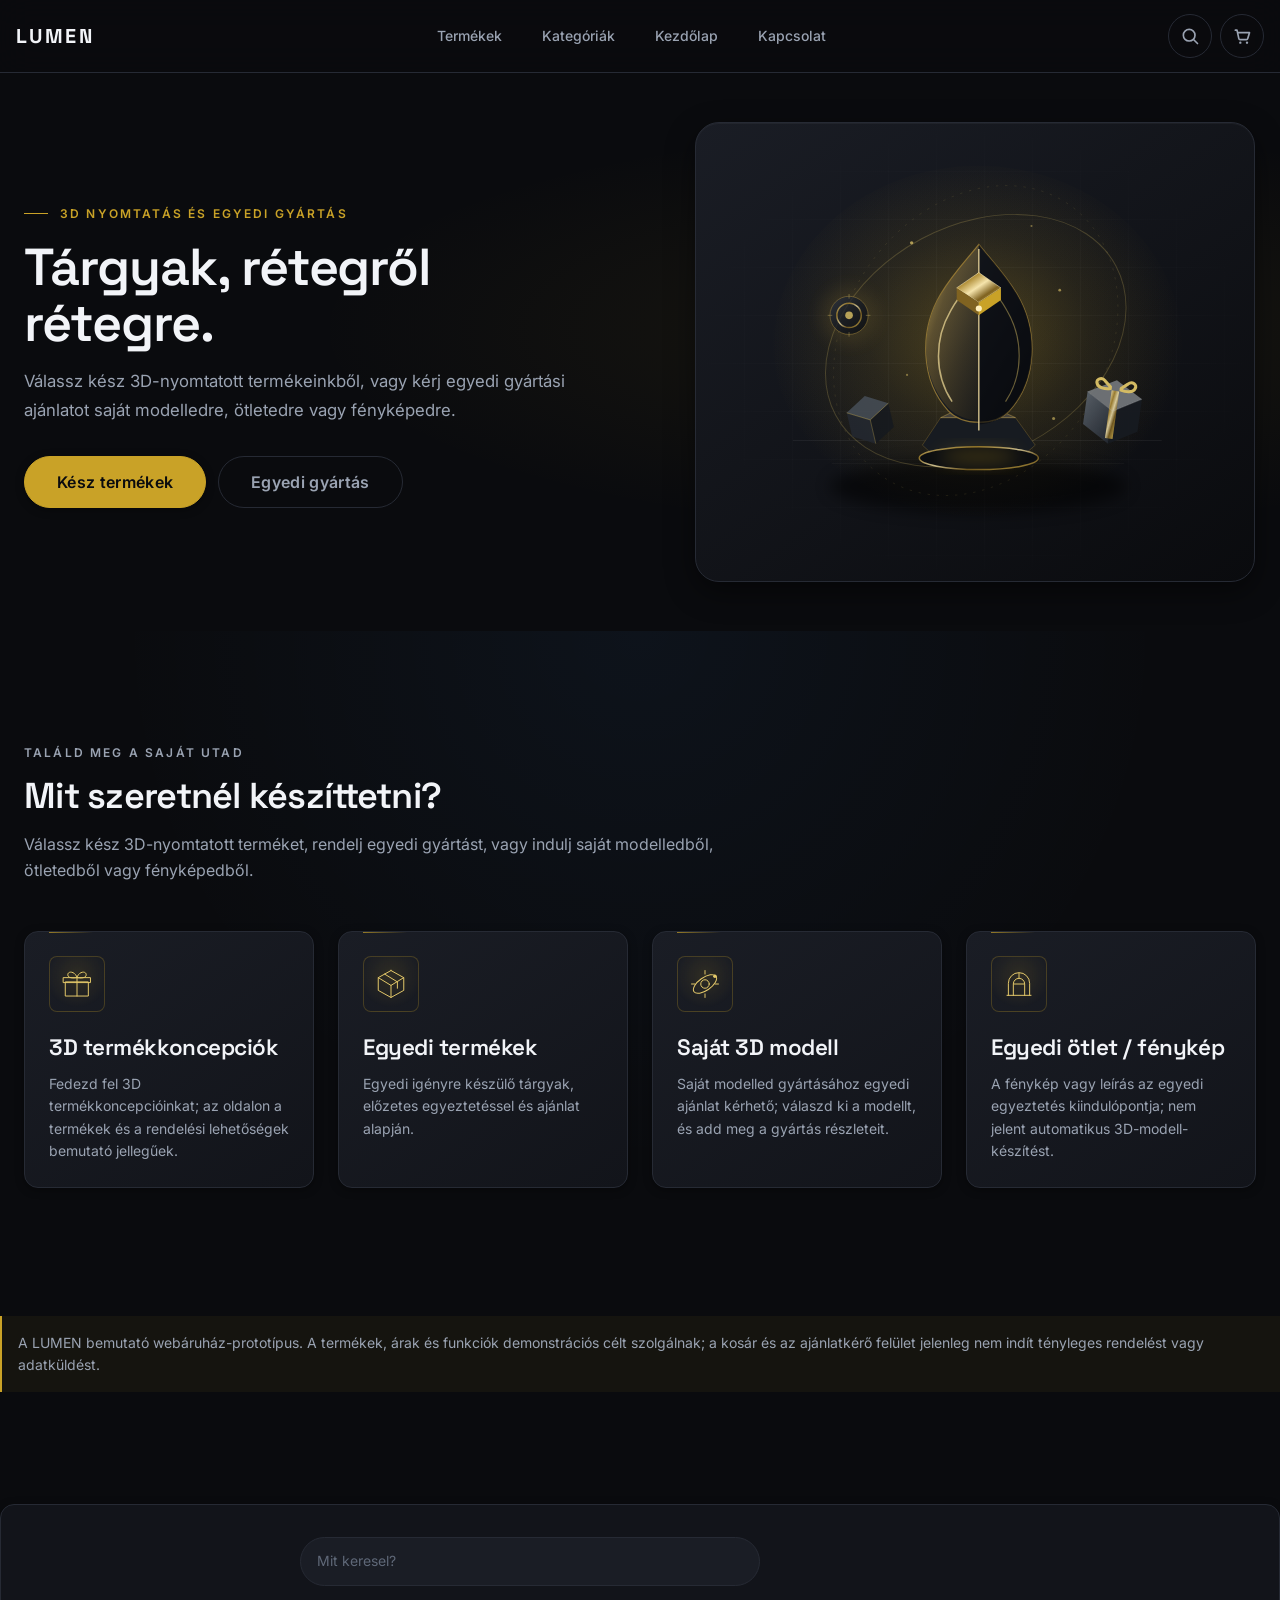
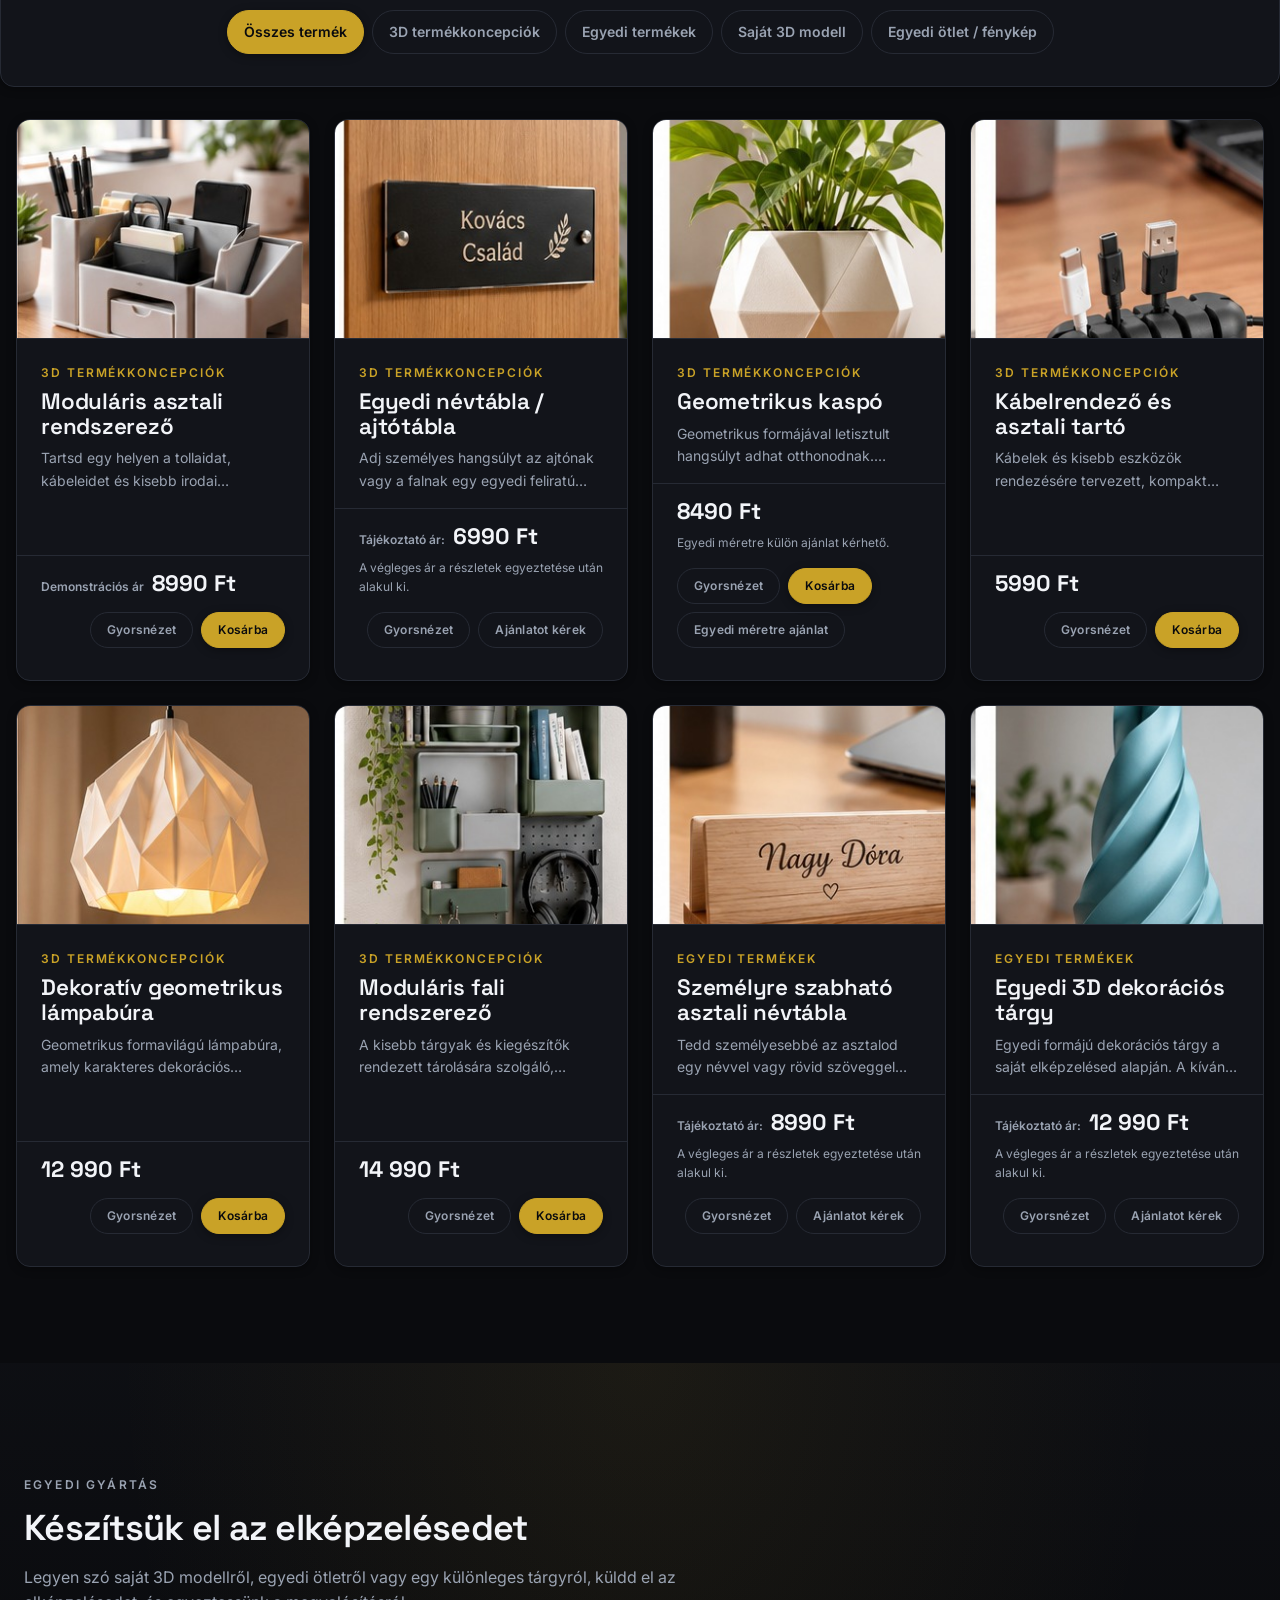
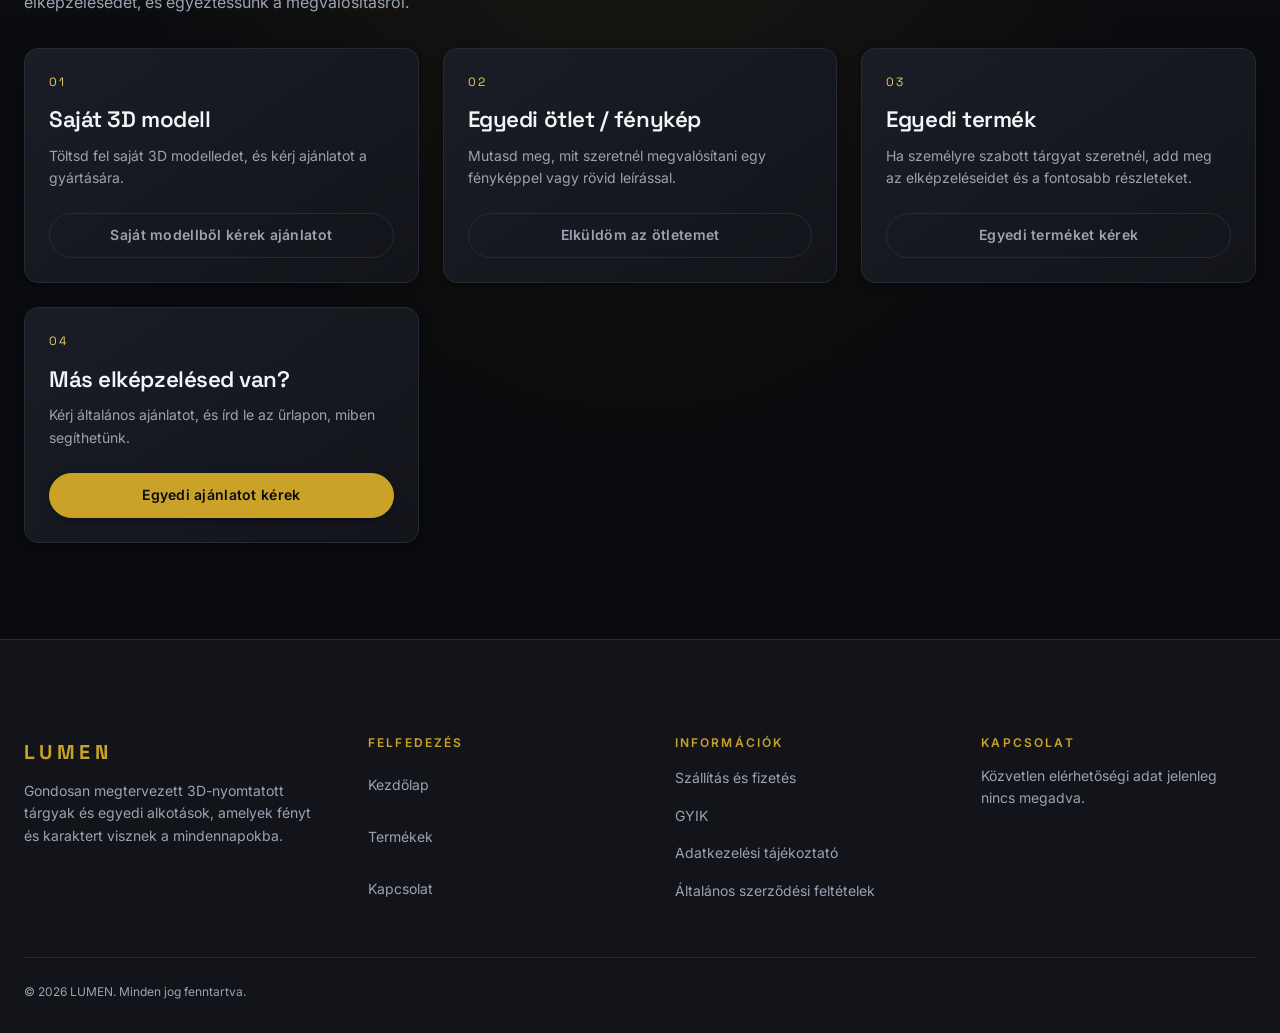
<file: index.html>
<!DOCTYPE html>
<!-- ==========================================================================
     index.html — A WEBOLDAL VÁZA (0. fázis)
     --------------------------------------------------------------------------
    Ez az EGYETLEN HTML fájl a projektben. A benne lévő szekciók (<section>)
    egyelőre ÜRESEK — csak a "helyét" jelölik ki annak, amit a következő
      <div class="categories__inner">
        <header class="categories__header section-head">
          <p class="eyebrow">GONDOSAN VÁLOGATVA</p>
          <h2 class="categories__title">Fedezd fel kategóriáinkat</h2>
          <p class="categories__intro">
            Válogass gondosan kiválasztott ajándékok, játékok, tech-kiegészítők és design tárgyak között.
          </p>
        </header>

        <div class="categories__grid">
          <article class="categories__card" data-category="Ajándéktárgyak">
            <div class="categories__visual">
              <svg class="categories__icon" viewBox="0 0 48 48" aria-hidden="true" focusable="false">
                <path d="M8 21h32v20H8zM5 15h38v7H5zM24 15v26" />
                <path d="M24 15c-2-9-13-10-13-4 0 5 8 5 13 4Zm0 0c2-9 13-10 13-4 0 5-8 5-13 4Z" />
              </svg>
            </div>
            <h3 class="categories__name">Ajándéktárgyak</h3>
            <p class="categories__description">Különleges tárgyak, amelyek emlékezetessé teszik az ajándékozást.</p>
          </article>

          <article class="categories__card" data-category="Játékok">
            <div class="categories__visual">
              <svg class="categories__icon" viewBox="0 0 48 48" aria-hidden="true" focusable="false">
                <path d="m24 5 18 10v18L24 43 6 33V15L24 5Z" />
                <path d="m6 15 18 11 18-11M24 26v17M15 10l18 11v9" />
              </svg>
            </div>
            <h3 class="categories__name">Játékok</h3>
            <p class="categories__description">Modern, kreatív játékok és különleges kikapcsolódás.</p>
          </article>

          <article class="categories__card" data-category="Tech-kiegészítők">
            <div class="categories__visual">
              <svg class="categories__icon" viewBox="0 0 48 48" aria-hidden="true" focusable="false">
                <circle cx="24" cy="24" r="6" />
                <ellipse cx="24" cy="24" rx="19" ry="9" transform="rotate(-35 24 24)" />
                <path d="M24 5v5m0 28v5M5 24h5m28 0h5" />
                <circle class="categories__icon-dot" cx="38" cy="13" r="2.5" />
              </svg>
            </div>
            <h3 class="categories__name">Tech-kiegészítők</h3>
            <p class="categories__description">Praktikus és látványos kiegészítők a mindennapi technológiához.</p>
          </article>

          <article class="categories__card" data-category="Design tárgyak">
            <div class="categories__visual">
              <svg class="categories__icon" viewBox="0 0 48 48" aria-hidden="true" focusable="false">
                <path d="M9 40V23a15 15 0 0 1 30 0v17M16 40V24a8 8 0 0 1 16 0v16M7 40h34" />
                <path d="M24 9v7m-7 8h14" />
              </svg>
            </div>
            <h3 class="categories__name">Design tárgyak</h3>
            <p class="categories__description">Karakteres tárgyak azoknak, akik a különleges formákat keresik.</p>
          </article>
        </div>
      </div>
     fázisokban töltünk fel tartalommal.

     Miért üresek? Mert a projekt adat-vezérelt lesz: a termékeket, a kosarat,
     a szűrőket JavaScript generálja a HTML-be. A HTML tehát nem a tartalom
     helye, hanem a SZERKEZETÉ. Ez teszi később könnyen bővíthetővé a projektet.

     Az oldal nyelve magyar (lang="hu"), hogy a keresők és a képernyőolvasók
     helyesen kezeljék.
     ========================================================================== -->
<html lang="hu">

<head>
  <meta charset="UTF-8" />

  <!-- viewport: EZ TESZI RESZPONZÍVÉ AZ OLDALT. Nélküle mobilon kicsinyítve,
       asztali nézetben látszaná az oldal. Ne hagyd ki! -->
  <meta name="viewport" content="width=device-width, initial-scale=1.0" />

  <title>LUMEN — 3D nyomtatott és egyedi gyártású termékek</title>
  <meta name="description"
    content="LUMEN — kész 3D-nyomtatott termékek és egyedi gyártás. Kérj ajánlatot saját 3D modelledre, ötletedre vagy fényképedre." />

  <link rel="icon" href="favicon.ico" type="image/x-icon" />
  <link rel="icon" href="favicon-16.png" type="image/png" sizes="16x16" />
  <link rel="icon" href="favicon-32.png" type="image/png" sizes="32x32" />
  <link rel="icon" href="favicon.png" type="image/png" sizes="512x512" />
  <link rel="apple-touch-icon" href="apple-touch-icon.png" sizes="180x180" />

  <!-- Betűtípusok betöltése a Google Fonts-ról (CDN):
       - Space Grotesk : a karakteres "display" betű a címekhez
       - Inter         : a tiszta, jól olvasható törzsszöveg-betű
       A preconnect sorok gyorsítják a betöltést (előre felveszi a kapcsolatot). -->
  <link rel="preconnect" href="https://fonts.googleapis.com" />
  <link rel="preconnect" href="https://fonts.gstatic.com" crossorigin />
  <link rel="stylesheet"
    href="https://fonts.googleapis.com/css2?family=Space+Grotesk:wght@500;600;700&family=Inter:wght@400;500;600&display=swap" />

  <!-- Az EGYETLEN saját stíluslapunk. Ez @import-tal behúzza az összes többit. -->
  <link rel="stylesheet" href="css/main.css" />

  <!-- ================================================================
       IMPORT MAP — Three.js betöltése build tool NÉLKÜL
       ----------------------------------------------------------------
       Ez a modern böngészők beépített funkciója. Azt mondja meg, hogy
       amikor a JS kódban azt írjuk: import * as THREE from "three",
       akkor honnan töltse le a "three" csomagot.

       Miért így? Mert így NEM kell npm-mel telepíteni és buildelni (nem
       kell Vite/Webpack). A böngésző maga oldja fel a nevet egy CDN címre.
       Az "addons/" alatt a Three.js kiegészítői érhetők el (pl. a modell-
       betöltő GLTFLoader, amit a 6. fázisban használunk majd).

       FIGYELEM: az import map-nek a modulokat betöltő <script type="module">
       ELŐTT kell szerepelnie a HTML-ben. Ezért van itt a <head>-ben.
       ================================================================ -->
  <script type="importmap">
  {
    "imports": {
      "three": "https://cdn.jsdelivr.net/npm/three@0.160.0/build/three.module.js",
      "three/addons/": "https://cdn.jsdelivr.net/npm/three@0.160.0/examples/jsm/"
    }
  }
  </script>
</head>

<body>
  <!-- ==========================================================================
       UGRÁS A TARTALOMRA (Skip link) — akadálymentesség
       Kizárólag billentyűzettel használva ez az első elem, így a felhasználó
       egyből a tartalomra ugorhat, nem kell végigtabolnia a menüt.
       Alapból rejtett (.visually-hidden), fókuszra láthatóvá válik.
       ========================================================================== -->
  <a href="#main" class="visually-hidden">Ugrás a tartalomra</a>


  <!-- ==========================================================================
       1. FEJLÉC ÉS NAVIGÁCIÓ  (1. fázisban készül el)
       Sticky fejléc: logó, menüpontok, kereső ikon, kosár ikon.
       A belsejét JavaScript építi / köti be.
       ========================================================================== -->
  <header id="site-header" class="site-header" data-header>
    <!-- A fejléc tartalmát egy belső konténer fogja össze, hogy a maximális
         szélességet és az oldalsó margót egységesen lehessen kezelni
         (lásd: css/layout/_grid.css -> .container). -->
    <div class="site-header__inner container">

      <!-- LOGÓ — a márkanév. A <a> a főoldalra visz, ezért a logó
           egyszerre dekoráció és navigációs elem. A felolvasóknak az
           aria-label ad pontos nevet. -->
      <a href="#hero" class="site-header__logo" aria-label="LUMEN — kezdőlap">
        LUMEN
      </a>

      <button type="button" class="site-header__icon-btn site-header__menu-toggle" data-menu-toggle
        aria-label="Menü megnyitása" aria-expanded="false" aria-controls="site-navigation">
        <svg class="site-header__icon" viewBox="0 0 24 24" aria-hidden="true" focusable="false">
          <path class="site-header__menu-line site-header__menu-line--top" d="M4 7h16" />
          <path class="site-header__menu-line site-header__menu-line--middle" d="M4 12h16" />
          <path class="site-header__menu-line site-header__menu-line--bottom" d="M4 17h16" />
        </svg>
      </button>

      <!-- FŐMENÜ — a <nav> szemantikus elem jelzi, hogy ez navigáció.
           Az aria-label megkülönbözteti a többi lehetséges navigációtól. -->
      <nav id="site-navigation" class="site-header__nav" aria-label="Főmenü">
        <ul class="site-header__menu">
          <li><a href="#products" class="site-header__link">Termékek</a></li>
          <li><a href="#categories" class="site-header__link">Kategóriák</a></li>
          <li><a href="#hero" class="site-header__link">Kezdőlap</a></li>
          <li><a href="#site-footer" class="site-header__link">Kapcsolat</a></li>
        </ul>
      </nav>

      <!-- MŰVELETI IKONOK — keresés és kosár.
           A gombokon aria-label van, mert csak ikon látszik (nincs szöveg).
           A data- attribútumok a későbbi JavaScript moduloknak szólnak:
           így a JS nem osztálynévre, hanem stabil horogra köt rá. -->
      <div class="site-header__actions">
        <button type="button" class="site-header__icon-btn" data-search-toggle aria-label="Keresés">
          <svg class="site-header__icon" viewBox="0 0 24 24" aria-hidden="true" focusable="false">
            <circle cx="11" cy="11" r="7" fill="none" stroke="currentColor" stroke-width="2" />
            <line x1="16.5" y1="16.5" x2="21" y2="21" stroke="currentColor" stroke-width="2" stroke-linecap="round" />
          </svg>
        </button>

        <button type="button" class="site-header__icon-btn" data-cart-toggle aria-label="Bevásárlókosár megnyitása">
          <svg class="site-header__icon" viewBox="0 0 24 24" aria-hidden="true" focusable="false">
            <path d="M4 5h2l2.2 10.2a1.5 1.5 0 0 0 1.5 1.2h7.6a1.5 1.5 0 0 0 1.5-1.2L21 8H7" fill="none"
              stroke="currentColor" stroke-width="2" stroke-linecap="round" stroke-linejoin="round" />
            <circle cx="10" cy="20" r="1.4" fill="currentColor" />
            <circle cx="18" cy="20" r="1.4" fill="currentColor" />
          </svg>
          <!-- Kosárszám-jelvény: a darabszámot a kosár modul írja bele (4. fázis).
               Alapból rejtett, mert üres kosárnál nincs mit mutatni. -->
          <span class="site-header__cart-count" data-cart-count hidden>0</span>
        </button>
      </div>

    </div>
  </header>


  <main id="main">

    <!-- ==========================================================================
         2. HERO SZEKCIÓ  (1. fázisban elrendezés, 5. fázisban a 3D)
         Ez az oldal legfontosabb látványeleme: nagy cím + a 3D termékvászon.
         A <canvas id="hero-canvas"> az a felület, amire a Three.js rajzol.
         ========================================================================== -->
    <section id="hero" class="hero">
      <div class="hero__inner">
        <div class="hero__content">
          <p class="eyebrow hero__eyebrow">3D NYOMTATÁS ÉS EGYEDI GYÁRTÁS</p>
          <h1 class="hero__title"><span class="visually-hidden">3D nyomtatás és egyedi gyártás: </span>Tárgyak, rétegről rétegre.</h1>
          <p class="hero__description">
            Válassz kész 3D-nyomtatott termékeinkből, vagy kérj egyedi gyártási ajánlatot saját modelledre, ötletedre
            vagy fényképedre.
          </p>
          <div class="hero__actions">
            <a class="btn btn--primary btn--lg" href="#products">Kész termékek</a>
            <a class="btn btn--ghost btn--lg" href="#custom-order">Egyedi gyártás</a>
          </div>
        </div>

        <div class="hero__visual">
          <svg class="hero__art" viewBox="0 0 700 600" aria-hidden="true" focusable="false">
            <defs>
              <radialGradient id="hero-aura" cx="50%" cy="46%" r="52%">
                <stop offset="0" stop-color="#c9a227" stop-opacity=".2" />
                <stop offset=".52" stop-color="#c9a227" stop-opacity=".055" />
                <stop offset="1" stop-color="#c9a227" stop-opacity="0" />
              </radialGradient>
              <linearGradient id="hero-metal" x1="0" y1="0" x2="1" y2="1">
                <stop offset="0" stop-color="#f3dfa0" />
                <stop offset=".24" stop-color="#a9852b" />
                <stop offset=".48" stop-color="#f5e4ac" />
                <stop offset=".7" stop-color="#806321" />
                <stop offset="1" stop-color="#d4b34e" />
              </linearGradient>
              <linearGradient id="hero-ceramic" x1="0" y1="0" x2="1" y2="1">
                <stop offset="0" stop-color="#333943" />
                <stop offset=".48" stop-color="#191d24" />
                <stop offset="1" stop-color="#090b0f" />
              </linearGradient>
              <linearGradient id="hero-glass" x1="0" y1="0" x2="0.9" y2="1">
                <stop offset="0" stop-color="#e8cb70" stop-opacity=".92" />
                <stop offset=".34" stop-color="#b78e2e" stop-opacity=".42" />
                <stop offset="1" stop-color="#6c5520" stop-opacity=".16" />
              </linearGradient>
              <linearGradient id="hero-gift" x1="0" y1="0" x2="1" y2="1">
                <stop offset="0" stop-color="#59616a" />
                <stop offset="1" stop-color="#242932" />
              </linearGradient>
              <filter id="hero-soft-glow" x="-100%" y="-100%" width="300%" height="300%">
                <feGaussianBlur stdDeviation="12" />
              </filter>
              <filter id="hero-shadow" x="-50%" y="-50%" width="200%" height="200%">
                <feGaussianBlur stdDeviation="10" />
              </filter>
            </defs>

            <ellipse cx="354" cy="292" rx="267" ry="236" fill="url(#hero-aura)" />
            <ellipse cx="354" cy="476" rx="194" ry="35" fill="#000" opacity=".52" filter="url(#hero-shadow)" />

            <g fill="none" stroke="#e4c96a" stroke-linecap="round">
              <ellipse cx="351" cy="285" rx="208" ry="151" transform="rotate(-28 351 285)" stroke-opacity=".22"
                stroke-width="1.3" />
              <ellipse cx="351" cy="285" rx="171" ry="216" transform="rotate(34 351 285)" stroke-opacity=".12"
                stroke-width="1" stroke-dasharray="2 10" />
              <path d="M112 416 594 416" stroke="#f2f4f8" stroke-opacity=".08" />
              <path d="M163 446 545 446" stroke="#f2f4f8" stroke-opacity=".045" />
            </g>

            <g opacity=".76">
              <circle cx="185" cy="252" r="37" fill="#d2aa42" opacity=".16" filter="url(#hero-soft-glow)" />
              <circle cx="185" cy="252" r="25" fill="url(#hero-ceramic)" stroke="#b99743" stroke-opacity=".72" />
              <circle cx="185" cy="252" r="16" fill="none" stroke="url(#hero-metal)" stroke-width="2" />
              <circle cx="185" cy="252" r="5" fill="#e4c96a" />
              <path d="M185 224v6m0 44v6m-28-28h6m44 0h6" stroke="#e4c96a" stroke-opacity=".6" />
            </g>

            <g transform="translate(500 334) rotate(8)" opacity=".92">
              <path d="m0 18 36-20 36 20-36 21z" fill="#73777b" />
              <path d="m0 18 36 21v43L0 61z" fill="url(#hero-gift)" />
              <path d="m72 18-36 21v43l36-21z" fill="#171b21" />
              <path d="M31 12h10v63H31z" fill="url(#hero-metal)" opacity=".9" />
              <path d="m29 8-8-7c-5-5-13-1-10 5 2 5 11 6 18 4m14-2 8-7c5-5 13-1 10 5-2 5-11 6-18 4" fill="none"
                stroke="#e4c96a" stroke-width="4" stroke-linecap="round" />
              <path d="m0 18 36 21 36-21" fill="none" stroke="#cbd0d7" stroke-opacity=".34" />
            </g>

            <g transform="translate(179 367) rotate(-13)" opacity=".82">
              <path d="m0 13 28-16 28 16-28 16z" fill="#48505a" />
              <path d="m0 13 28 16v32L0 45z" fill="#242932" />
              <path d="m56 13-28 16v32l28-16z" fill="#15191f" />
              <path d="m0 13 28 16 28-16" fill="none" stroke="#e4c96a" stroke-opacity=".55" />
              <path d="M28 29v32" stroke="#e4c96a" stroke-opacity=".42" />
            </g>

            <g>
              <path d="M281 422 305 386h98l26 36-22 19h-105z" fill="#171b21" stroke="#6e5a2c" stroke-opacity=".7" />
              <path d="m305 386 27-13h43l28 13z" fill="#45413a" stroke="#d3b35a" stroke-opacity=".55" />
              <ellipse cx="355" cy="439" rx="78" ry="15" fill="#0b0d11" stroke="url(#hero-metal)" stroke-opacity=".8"
                stroke-width="2" />
              <ellipse cx="355" cy="437" rx="52" ry="8" fill="#c9a227" opacity=".32" filter="url(#hero-soft-glow)" />
            </g>

            <g>
              <path
                d="M315 377c-36-39-39-104-10-153 17-28 36-47 50-65 14 18 33 37 50 65 29 49 26 114-10 153-19 20-61 20-80 0z"
                fill="url(#hero-ceramic)" stroke="#897033" stroke-width="1.5" />
              <path d="M355 159c-15 19-34 38-50 66-28 49-25 109 9 147 11 12 26 17 41 18z" fill="url(#hero-glass)"
                opacity=".9" />
              <path d="M355 159c14 18 33 37 50 65 29 49 26 114-10 153-10 11-25 17-40 18z" fill="#080a0e"
                opacity=".65" />
              <path d="M355 165v238" stroke="#f3dfa0" stroke-opacity=".8" stroke-width="2" />
              <path d="M320 365c-24-36-23-83-2-119 12-22 25-35 37-50" fill="none" stroke="#f4df9a" stroke-opacity=".7"
                stroke-width="2" />
              <path d="M390 365c24-36 23-83 2-119-12-22-25-35-37-50" fill="none" stroke="#e4c96a" stroke-opacity=".44"
                stroke-width="1.5" />
              <path d="M326 216 355 196l29 20-29 19z" fill="url(#hero-metal)" stroke="#f6e7b6" stroke-opacity=".72" />
              <path d="m326 216 29 19v17l-29-20z" fill="#806321" />
              <path d="m384 216-29 19v17l29-20z" fill="#c9a227" />
              <circle cx="355" cy="243" r="4" fill="#fff0be" />
            </g>

            <g fill="#e4c96a">
              <circle cx="267" cy="157" r="2.2" opacity=".72" />
              <circle cx="461" cy="219" r="1.8" opacity=".6" />
              <circle cx="261" cy="330" r="1.5" opacity=".46" />
              <circle cx="453" cy="387" r="2" opacity=".58" />
              <circle cx="424" cy="135" r="1.4" opacity=".45" />
            </g>
          </svg>
          <canvas id="hero-canvas" class="hero__canvas" aria-hidden="true"></canvas>
        </div>
      </div>
    </section>


    <!-- ==========================================================================
         3. TERMÉKKATEGÓRIÁK  (3. fázis)
         Kategóriaválasztó blokk (chips/kártyák). JS generálja.
         ========================================================================== -->
    <section id="categories" class="section categories">
      <div class="categories__inner">
        <header class="categories__header section-head">
          <p class="eyebrow">TALÁLD MEG A SAJÁT UTAD</p>
          <h2 class="categories__title">Mit szeretnél készíttetni?</h2>
          <p class="categories__intro">
            Válassz kész 3D-nyomtatott terméket, rendelj egyedi gyártást, vagy indulj saját modelledből, ötletedből vagy
            fényképedből.
          </p>
        </header>

        <div class="categories__grid">
          <article class="categories__card" data-category="Kész 3D termékek" role="button" tabindex="0"
            aria-pressed="false">
            <div class="categories__visual">
              <svg class="categories__icon" viewBox="0 0 48 48" aria-hidden="true" focusable="false">
                <path d="M8 21h32v20H8zM5 15h38v7H5zM24 15v26" />
                <path d="M24 15c-2-9-13-10-13-4 0 5 8 5 13 4Zm0 0c2-9 13-10 13-4 0 5-8 5-13 4Z" />
              </svg>
            </div>
            <h3 class="categories__name">3D termékkoncepciók</h3>
            <p class="categories__description">Fedezd fel 3D termékkoncepcióinkat; az oldalon a termékek és a rendelési lehetőségek bemutató jellegűek.</p>
          </article>

          <article class="categories__card" data-category="Egyedi termékek" role="button" tabindex="0"
            aria-pressed="false">
            <div class="categories__visual">
              <svg class="categories__icon" viewBox="0 0 48 48" aria-hidden="true" focusable="false">
                <path d="m24 5 18 10v18L24 43 6 33V15L24 5Z" />
                <path d="m6 15 18 11 18-11M24 26v17M15 10l18 11v9" />
              </svg>
            </div>
            <h3 class="categories__name">Egyedi termékek</h3>
            <p class="categories__description">Egyedi igényre készülő tárgyak, előzetes egyeztetéssel és ajánlat
              alapján.</p>
          </article>

          <article class="categories__card" data-category="Saját 3D modell" role="button" tabindex="0"
            aria-pressed="false">
            <div class="categories__visual">
              <svg class="categories__icon" viewBox="0 0 48 48" aria-hidden="true" focusable="false">
                <circle cx="24" cy="24" r="6" />
                <ellipse cx="24" cy="24" rx="19" ry="9" transform="rotate(-35 24 24)" />
                <path d="M24 5v5m0 28v5M5 24h5m28 0h5" />
                <circle class="categories__icon-dot" cx="38" cy="13" r="2.5" />
              </svg>
            </div>
            <h3 class="categories__name">Saját 3D modell</h3>
            <p class="categories__description">Saját modelled gyártásához egyedi ajánlat kérhető; válaszd ki a modellt,
              és add meg a gyártás részleteit.</p>
          </article>

          <article class="categories__card" data-category="Egyedi ötlet / fénykép" role="button" tabindex="0"
            aria-pressed="false">
            <div class="categories__visual">
              <svg class="categories__icon" viewBox="0 0 48 48" aria-hidden="true" focusable="false">
                <path d="M9 40V23a15 15 0 0 1 30 0v17M16 40V24a8 8 0 0 1 16 0v16M7 40h34" />
                <path d="M24 9v7m-7 8h14" />
              </svg>
            </div>
            <h3 class="categories__name">Egyedi ötlet / fénykép</h3>
            <p class="categories__description">A fénykép vagy leírás az egyedi egyeztetés kiindulópontja; nem jelent
              automatikus 3D-modell-készítést.</p>
          </article>
        </div>
      </div>
    </section>

    <p class="custom-order__demo-note" role="note">
      A LUMEN bemutató webáruház-prototípus. A termékek, árak és funkciók demonstrációs célt szolgálnak; a kosár és az ajánlatkérő felület jelenleg nem indít tényleges rendelést vagy adatküldést.
    </p>

    <!-- ==========================================================================
         4. TERMÉKLISTA + 5. KERESÉS ÉS SZŰRÉS  (3. fázis)
         Keresőmező, szűrők, majd a termékkártyák rácsa. JS generálja.
         ========================================================================== -->
    <section id="products" class="section products" aria-labelledby="products-title">
      <!-- TODO (3. fázis): kereső + szűrők + termékkártyák rácsa -->
    </section>

    <section id="custom-order" class="section custom-order" aria-labelledby="custom-order-title">
      <div class="custom-order__inner">
        <header class="custom-order__header section-head">
          <p class="eyebrow">EGYEDI GYÁRTÁS</p>
          <h2 id="custom-order-title">Készítsük el az elképzelésedet</h2>
          <p>
            Legyen szó saját 3D modellről, egyedi ötletről vagy egy különleges tárgyról, küldd el az elképzelésedet,
            és egyeztessünk a megvalósításról.
          </p>
        </header>

        <div class="custom-order__options" aria-label="Válassz ajánlatkérési lehetőséget">
          <article class="custom-order__card">
            <span class="custom-order__number" aria-hidden="true">01</span>
            <h3>Saját 3D modell</h3>
            <p>Töltsd fel saját 3D modelledet, és kérj ajánlatot a gyártására.</p>
            <button class="btn btn--ghost" type="button" data-custom-order-type="Saját 3D modell"
              aria-controls="custom-order-form" aria-expanded="false">Saját modellből kérek ajánlatot</button>
          </article>
          <article class="custom-order__card">
            <span class="custom-order__number" aria-hidden="true">02</span>
            <h3>Egyedi ötlet / fénykép</h3>
            <p>Mutasd meg, mit szeretnél megvalósítani egy fényképpel vagy rövid leírással.</p>
            <button class="btn btn--ghost" type="button" data-custom-order-type="Egyedi ötlet / fénykép"
              aria-controls="custom-order-form" aria-expanded="false">Elküldöm az ötletemet</button>
          </article>
          <article class="custom-order__card">
            <span class="custom-order__number" aria-hidden="true">03</span>
            <h3>Egyedi termék</h3>
            <p>Ha személyre szabott tárgyat szeretnél, add meg az elképzeléseidet és a fontosabb részleteket.</p>
            <button class="btn btn--ghost" type="button" data-custom-order-type="Egyedi termék"
              aria-controls="custom-order-form" aria-expanded="false">Egyedi terméket kérek</button>
          </article>
          <article class="custom-order__card custom-order__card--general">
            <span class="custom-order__number" aria-hidden="true">04</span>
            <h3>Más elképzelésed van?</h3>
            <p>Kérj általános ajánlatot, és írd le az űrlapon, miben segíthetünk.</p>
            <button class="btn btn--primary" type="button" data-custom-order-type="Általános ajánlatkérés" aria-controls="custom-order-form"
              aria-expanded="false">Egyedi ajánlatot kérek</button>
          </article>
        </div>

        <section id="custom-order-form" class="custom-order__form-panel" aria-labelledby="custom-order-form-title"
          hidden>
          <header class="custom-order__form-header">
            <div class="custom-order__form-header-content">
              <div class="custom-order__form-title-row">
                <p class="eyebrow">AJÁNLATKÉRÉS</p>
                <button class="custom-order__close" type="button" data-custom-order-close
                  aria-label="Ajánlatkérő űrlap bezárása">
                  <span aria-hidden="true">×</span>
                  <span>Bezárás</span>
                </button>
              </div>
              <h3 id="custom-order-form-title">Mondd el, mire van szükséged</h3>
              <p>A mezőket kitöltve bemutató módban ellenőrizheted az ajánlatkérő felületet.</p>
            </div>
          </header>
          <form data-custom-order-form novalidate>
            <div class="custom-order__fields">
              <div class="custom-order__field">
                <label for="custom-order-name">Név <span aria-hidden="true">*</span></label>
                <input id="custom-order-name" name="name" type="text" autocomplete="name" required
                  aria-describedby="custom-order-name-error" />
                <p class="custom-order__error" id="custom-order-name-error" data-error-for="name" aria-live="polite">
                </p>
              </div>
              <div class="custom-order__field">
                <label for="custom-order-email">E-mail <span aria-hidden="true">*</span></label>
                <input id="custom-order-email" name="email" type="email" autocomplete="email" required
                  aria-describedby="custom-order-email-error" />
                <p class="custom-order__error" id="custom-order-email-error" data-error-for="email" aria-live="polite">
                </p>
              </div>
              <div class="custom-order__field">
                <label for="custom-order-phone">Telefonszám <span>(opcionális)</span></label>
                <input id="custom-order-phone" name="phone" type="tel" autocomplete="tel" />
              </div>
              <div class="custom-order__field">
                <label for="custom-order-type">Kérés típusa <span aria-hidden="true">*</span></label>
                <select id="custom-order-type" name="requestType" required aria-describedby="custom-order-type-error">
                  <option value="">Válassz típust</option>
                  <option value="Saját 3D modell">Saját 3D modell</option>
                  <option value="Egyedi ötlet / fénykép">Egyedi ötlet / fénykép</option>
                  <option value="Egyedi termék">Egyedi termék</option>
                  <option value="Általános ajánlatkérés">Általános ajánlatkérés</option>
                </select>
                <p class="custom-order__error" id="custom-order-type-error" data-error-for="requestType"
                  aria-live="polite"></p>
              </div>
              <div class="custom-order__field custom-order__field--wide">
                <label for="custom-order-product-name">Termék, amelyre ajánlatot kérek</label>
                <input id="custom-order-product-name" name="product-name" type="text" value="" readonly />
                <input id="custom-order-product-id" name="productId" type="hidden" value="" />
              </div>
              <div class="custom-order__field custom-order__field--wide">
                <label for="custom-order-description">Rövid leírás <span aria-hidden="true">*</span></label>
                <textarea id="custom-order-description" name="description" rows="4" required
                  aria-describedby="custom-order-description-error"></textarea>
                <p class="custom-order__error" id="custom-order-description-error" data-error-for="description"
                  aria-live="polite"></p>
              </div>
              <div class="custom-order__field">
                <label for="custom-order-size">Kívánt méret <span>(opcionális)</span></label>
                <input id="custom-order-size" name="size" type="text" />
              </div>
              <div class="custom-order__field">
                <label for="custom-order-quantity">Darabszám <span aria-hidden="true">*</span></label>
                <input id="custom-order-quantity" name="quantity" type="number" min="1" step="1" inputmode="numeric"
                  required aria-describedby="custom-order-quantity-error" />
                <p class="custom-order__error" id="custom-order-quantity-error" data-error-for="quantity"
                  aria-live="polite"></p>
              </div>
              <div class="custom-order__field custom-order__field--wide" data-model-upload hidden>
                <label for="custom-order-model">3D modell fájl</label>
                <input id="custom-order-model" name="modelFile" type="file" accept=".stl,.3mf,.obj"
                  aria-describedby="custom-order-model-help custom-order-model-file custom-order-model-error" />
                <p class="custom-order__help" id="custom-order-model-help">Elfogadott formátumok: STL, 3MF, OBJ. A fájl
                  csak a böngészőben kerül kiválasztásra.</p>
                <p class="custom-order__file" id="custom-order-model-file" data-file-for="modelFile" aria-live="polite">
                </p>
                <p class="custom-order__error" id="custom-order-model-error" data-error-for="modelFile"
                  aria-live="polite"></p>
              </div>
              <div class="custom-order__field custom-order__field--wide" data-image-upload hidden>
                <label for="custom-order-image">Kép feltöltése</label>
                <input id="custom-order-image" name="imageFile" type="file" accept=".jpg,.jpeg,.png,.webp"
                  aria-describedby="custom-order-image-help custom-order-image-file custom-order-image-error" />
                <p class="custom-order__help" id="custom-order-image-help">Elfogadott formátumok: JPG, PNG, WEBP. A kép
                  csak a böngészőben kerül kiválasztásra.</p>
                <p class="custom-order__file" id="custom-order-image-file" data-file-for="imageFile" aria-live="polite">
                </p>
                <p class="custom-order__error" id="custom-order-image-error" data-error-for="imageFile"
                  aria-live="polite"></p>
              </div>
              <div class="custom-order__field custom-order__field--wide">
                <label for="custom-order-note">Megjegyzés <span>(opcionális)</span></label>
                <textarea id="custom-order-note" name="note" rows="3"></textarea>
              </div>
            </div>
            <p class="custom-order__demo-note" role="note">
              Bemutató mód: az űrlap adatait vagy kiválasztott fájlokat nem küldjük el és nem tároljuk.
            </p>
            <button class="btn btn--primary btn--lg" type="submit" data-custom-order-submit disabled>
              Ajánlatkérés ellenőrzése
            </button>
            <p class="custom-order__status" data-custom-order-status role="status" aria-live="polite"></p>
          </form>
        </section>
      </div>
    </section>

  </main>


  <!-- ==========================================================================
       10. LÁBLÉC
       ========================================================================== -->
  <footer id="site-footer" class="site-footer">
    <div class="site-footer__inner">

      <div class="site-footer__brand">
        <a class="site-footer__logo" href="#hero" aria-label="LUMEN — kezdőlap">LUMEN</a>
        <p>Gondosan megtervezett 3D-nyomtatott tárgyak és egyedi alkotások, amelyek fényt és karaktert visznek a
          mindennapokba.</p>
      </div>

      <div class="site-footer__cols">

        <nav class="site-footer__col" aria-label="Lábléc navigáció">
          <h2>Felfedezés</h2>
          <ul>
            <li><a href="#hero">Kezdőlap</a></li>
            <li><a href="#products">Termékek</a></li>
            <li><a href="#site-footer">Kapcsolat</a></li>
          </ul>
        </nav>

        <section class="site-footer__col" aria-labelledby="footer-information-title">
          <h2 id="footer-information-title">Információk</h2>
          <!-- TODO: A tájékoztató oldalak elkészültekor cseréld ezeket működő belső hivatkozásokra. -->
          <ul>
            <li><span>Szállítás és fizetés</span></li>
            <li><span>GYIK</span></li>
            <li><span>Adatkezelési tájékoztató</span></li>
            <li><span>Általános szerződési feltételek</span></li>
          </ul>
        </section>

        <section class="site-footer__col" aria-labelledby="footer-contact-title">
          <h2 id="footer-contact-title">Kapcsolat</h2>
          <p class="site-footer__contact-note">Közvetlen elérhetőségi adat jelenleg nincs megadva.</p>
        </section>
      </div>

      <div class="site-footer__bottom">
        <span>© <time data-current-year datetime="2026">2026</time> LUMEN. Minden jog fenntartva.</span>
      </div>

    </div>
  </footer>

  <script>
    const currentYear = new Date().getFullYear();
    const currentYearElement = document.querySelector("[data-current-year]");
    currentYearElement.textContent = currentYear;
    currentYearElement.dateTime = String(currentYear);
  </script>


  <!-- ==========================================================================
       OVERLAY RÉTEGEK — egyelőre üres, rejtett konténerek
       A tartalmukat JavaScript tölti fel és nyitja meg:
         #cart-drawer    : jobbról beúszó KOSÁR panel (4. fázis)
         #product-modal  : termék RÉSZLETES NÉZET + nagy 3D (5-6. fázis)
         #toast          : rövid felugró visszajelzés, pl. "Kosárba téve" (4. fázis)
       ========================================================================== -->
  <aside id="cart-drawer" class="cart-drawer" aria-label="Bevásárlókosár" hidden>
    <!-- TODO (4. fázis): kosár tételek + összegzés -->
  </aside>

  <div id="product-modal" class="modal" role="dialog" aria-modal="true" hidden>
    <!-- TODO (5-6. fázis): részletes nézet + interaktív 3D modell -->
  </div>

  <div id="toast" class="toast" role="status" aria-live="polite"></div>


  <script type="module" src="js/main.js"></script>
</body>

</html>
</file>
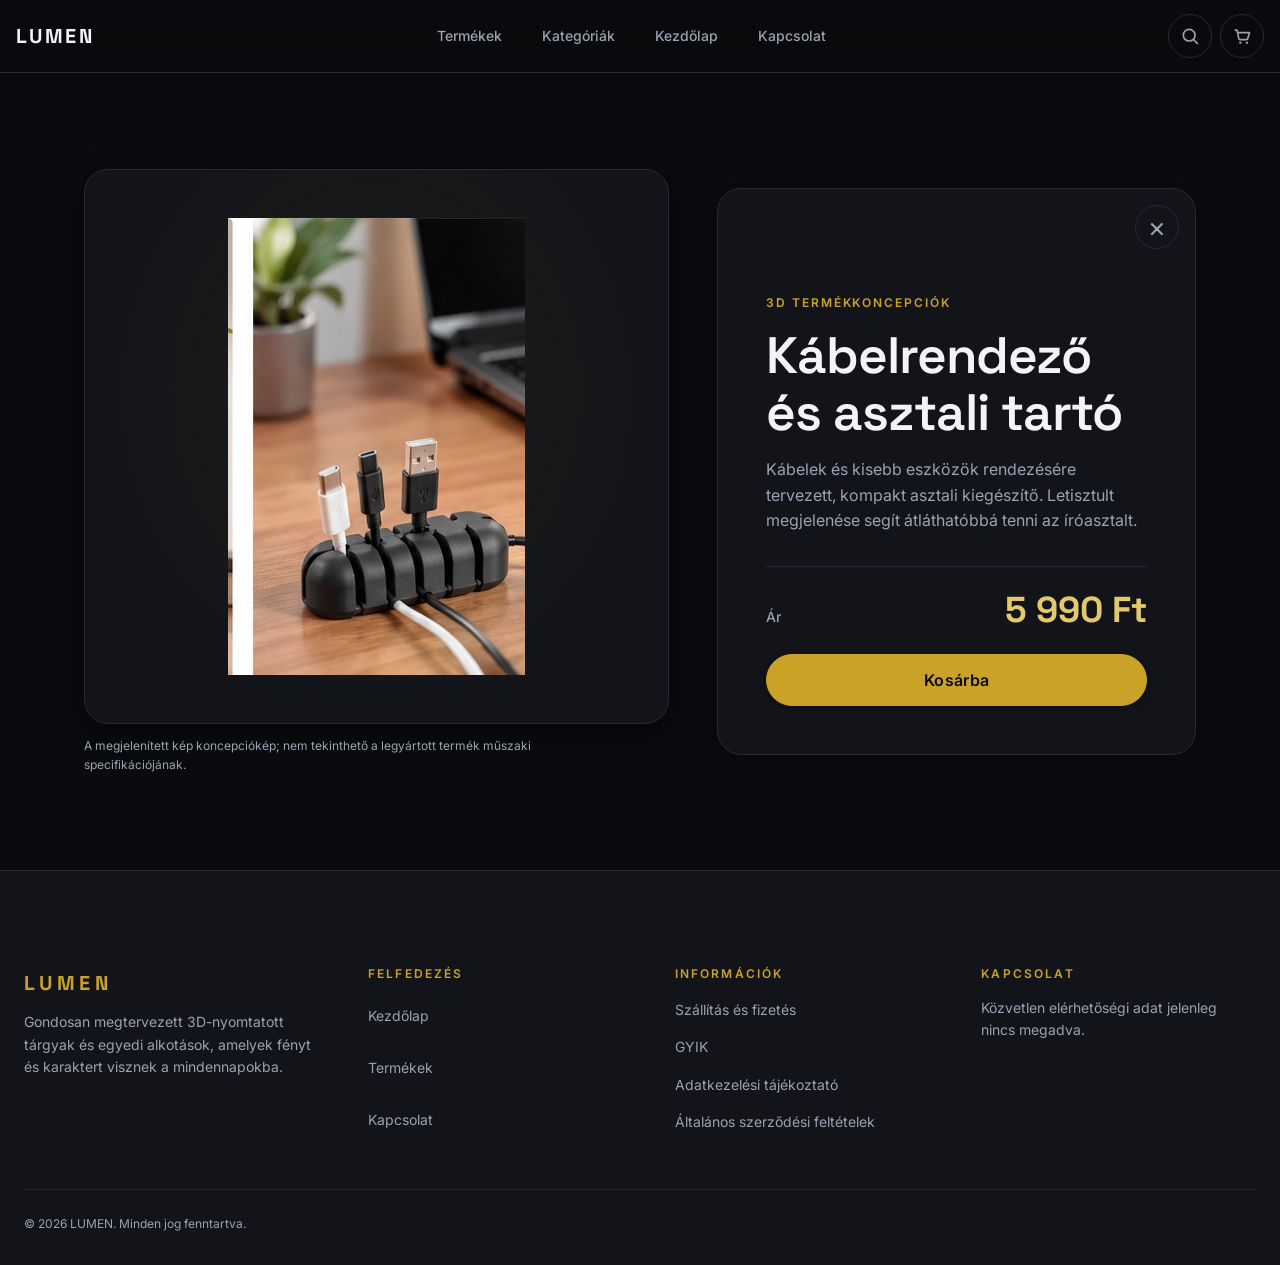
<file: products/cable-organizer.html>
<!DOCTYPE html>
<html lang="hu">

<head>
    <meta charset="UTF-8" />
    <meta name="viewport" content="width=device-width, initial-scale=1.0" />
    <title>Kábelrendező és asztali tartó | LUMEN – 3D nyomtatott termékek</title>
    <meta name="description"
        content="Ismerd meg a LUMEN kompakt, 3D-nyomtatott kábelrendezőjét és asztali tartóját. Koncepciókép és tájékoztató ár: 5 990 Ft." />

    <link rel="icon" href="../favicon.ico" type="image/x-icon" />
    <link rel="icon" href="../favicon-16.png" type="image/png" sizes="16x16" />
    <link rel="icon" href="../favicon-32.png" type="image/png" sizes="32x32" />
    <link rel="icon" href="../favicon.png" type="image/png" sizes="512x512" />
    <link rel="apple-touch-icon" href="../apple-touch-icon.png" sizes="180x180" />

    <link rel="preconnect" href="https://fonts.googleapis.com" />
    <link rel="preconnect" href="https://fonts.gstatic.com" crossorigin />
    <link rel="stylesheet"
        href="https://fonts.googleapis.com/css2?family=Space+Grotesk:wght@500;600;700&family=Inter:wght@400;500;600&display=swap" />
    <link rel="stylesheet" href="../css/main.css" />

    <script type="importmap">
    {
      "imports": {
        "three": "https://cdn.jsdelivr.net/npm/three@0.160.0/build/three.module.js",
        "three/addons/": "https://cdn.jsdelivr.net/npm/three@0.160.0/examples/jsm/"
      }
    }
  </script>
</head>

<body>
    <a href="#main" class="visually-hidden">Ugrás a tartalomra</a>

    <header id="site-header" class="site-header" data-header>
        <div class="site-header__inner container">
            <a href="../index.html#hero" class="site-header__logo" aria-label="LUMEN — kezdőlap">
                LUMEN
            </a>

            <button type="button" class="site-header__icon-btn site-header__menu-toggle" data-menu-toggle
                aria-label="Menü megnyitása" aria-expanded="false" aria-controls="site-navigation">
                <svg class="site-header__icon" viewBox="0 0 24 24" aria-hidden="true" focusable="false">
                    <path class="site-header__menu-line site-header__menu-line--top" d="M4 7h16" />
                    <path class="site-header__menu-line site-header__menu-line--middle" d="M4 12h16" />
                    <path class="site-header__menu-line site-header__menu-line--bottom" d="M4 17h16" />
                </svg>
            </button>

            <nav id="site-navigation" class="site-header__nav" aria-label="Főmenü">
                <ul class="site-header__menu">
                    <li><a href="../index.html#products" class="site-header__link">Termékek</a></li>
                    <li><a href="../index.html#categories" class="site-header__link">Kategóriák</a></li>
                    <li><a href="../index.html#hero" class="site-header__link">Kezdőlap</a></li>
                    <li><a href="../index.html#site-footer" class="site-header__link">Kapcsolat</a></li>
                </ul>
            </nav>

            <div class="site-header__actions">
                <a class="site-header__icon-btn" href="../index.html#products" aria-label="Termékek keresése">
                    <svg class="site-header__icon" viewBox="0 0 24 24" aria-hidden="true" focusable="false">
                        <circle cx="11" cy="11" r="7" fill="none" stroke="currentColor" stroke-width="2" />
                        <line x1="16.5" y1="16.5" x2="21" y2="21" stroke="currentColor" stroke-width="2"
                            stroke-linecap="round" />
                    </svg>
                </a>
                <button type="button" class="site-header__icon-btn" data-cart-toggle
                    aria-label="Bevásárlókosár megnyitása">
                    <svg class="site-header__icon" viewBox="0 0 24 24" aria-hidden="true" focusable="false">
                        <path d="M4 5h2l2.2 10.2a1.5 1.5 0 0 0 1.5 1.2h7.6a1.5 1.5 0 0 0 1.5-1.2L21 8H7" fill="none"
                            stroke="currentColor" stroke-width="2" stroke-linecap="round" stroke-linejoin="round" />
                        <circle cx="10" cy="20" r="1.4" fill="currentColor" />
                        <circle cx="18" cy="20" r="1.4" fill="currentColor" />
                    </svg>
                    <span class="site-header__cart-count" data-cart-count hidden>0</span>
                </button>
            </div>
        </div>
    </header>

    <main id="main">
        <section class="section product-detail" aria-labelledby="product-name">
            <div class="container product-detail__container">
                <div class="product-detail__layout">
                    <figure class="product-detail__visual">
                        <div class="product-detail__image-frame">
                            <img class="product-detail__image" src="../assets/images/products/cable-organizer.jpg"
                                alt="Kábelrendező és asztali tartó koncepcióképe" fetchpriority="high" />
                        </div>
                        <figcaption class="product-detail__caption">
                            A megjelenített kép koncepciókép; nem tekinthető a legyártott termék műszaki
                            specifikációjának.
                        </figcaption>
                    </figure>

                    <article class="product-detail__info" data-product-id="toy-orbit-puzzle">
                        <a class="site-header__icon-btn product-detail__back" href="../index.html"
                            aria-label="Vissza a főoldalra"><span aria-hidden="true">×</span></a>
                        <div class="product-detail__content">
                            <p class="product-detail__category">3D termékkoncepciók</p>
                            <h1 id="product-name" class="product-detail__title">Kábelrendező és asztali tartó</h1>
                            <p class="product-detail__description">
                                Kábelek és kisebb eszközök rendezésére tervezett, kompakt asztali kiegészítő. Letisztult
                                megjelenése segít átláthatóbbá tenni az íróasztalt.
                            </p>
                        </div>

                        <div class="product-detail__purchase">
                            <p class="product-detail__price">
                                <span class="product-detail__price-label">Ár</span>
                                <data value="5990">5 990 Ft</data>
                            </p>
                            <div class="product-detail__actions">
                                <button class="btn btn--primary btn--lg product-detail__button" type="button"
                                    data-add-to-cart
                                    aria-label="Kosárba: Kábelrendező és asztali tartó">Kosárba</button>
                            </div>
                        </div>
                    </article>
                </div>
            </div>
        </section>
    </main>

    <footer id="site-footer" class="site-footer">
        <div class="site-footer__inner">
            <div class="site-footer__brand">
                <a class="site-footer__logo" href="../index.html#hero" aria-label="LUMEN — kezdőlap">LUMEN</a>
                <p>Gondosan megtervezett 3D-nyomtatott tárgyak és egyedi alkotások, amelyek fényt és karaktert visznek a
                    mindennapokba.</p>
            </div>

            <div class="site-footer__cols">
                <nav class="site-footer__col" aria-label="Lábléc navigáció">
                    <h2>Felfedezés</h2>
                    <ul>
                        <li><a href="../index.html#hero">Kezdőlap</a></li>
                        <li><a href="../index.html#products">Termékek</a></li>
                        <li><a href="../index.html#site-footer">Kapcsolat</a></li>
                    </ul>
                </nav>

                <section class="site-footer__col" aria-labelledby="footer-information-title">
                    <h2 id="footer-information-title">Információk</h2>
                    <ul>
                        <li><span>Szállítás és fizetés</span></li>
                        <li><span>GYIK</span></li>
                        <li><span>Adatkezelési tájékoztató</span></li>
                        <li><span>Általános szerződési feltételek</span></li>
                    </ul>
                </section>

                <section class="site-footer__col" aria-labelledby="footer-contact-title">
                    <h2 id="footer-contact-title">Kapcsolat</h2>
                    <p class="site-footer__contact-note">Közvetlen elérhetőségi adat jelenleg nincs megadva.</p>
                </section>
            </div>

            <div class="site-footer__bottom">
                <span>© <time datetime="2026">2026</time> LUMEN. Minden jog fenntartva.</span>
            </div>
        </div>
    </footer>

    <aside id="cart-drawer" class="cart-drawer" aria-label="Bevásárlókosár" hidden></aside>
    <div id="toast" class="toast" role="status" aria-live="polite"></div>

    <script type="module" src="../js/main.js"></script>
</body>

</html>
</file>
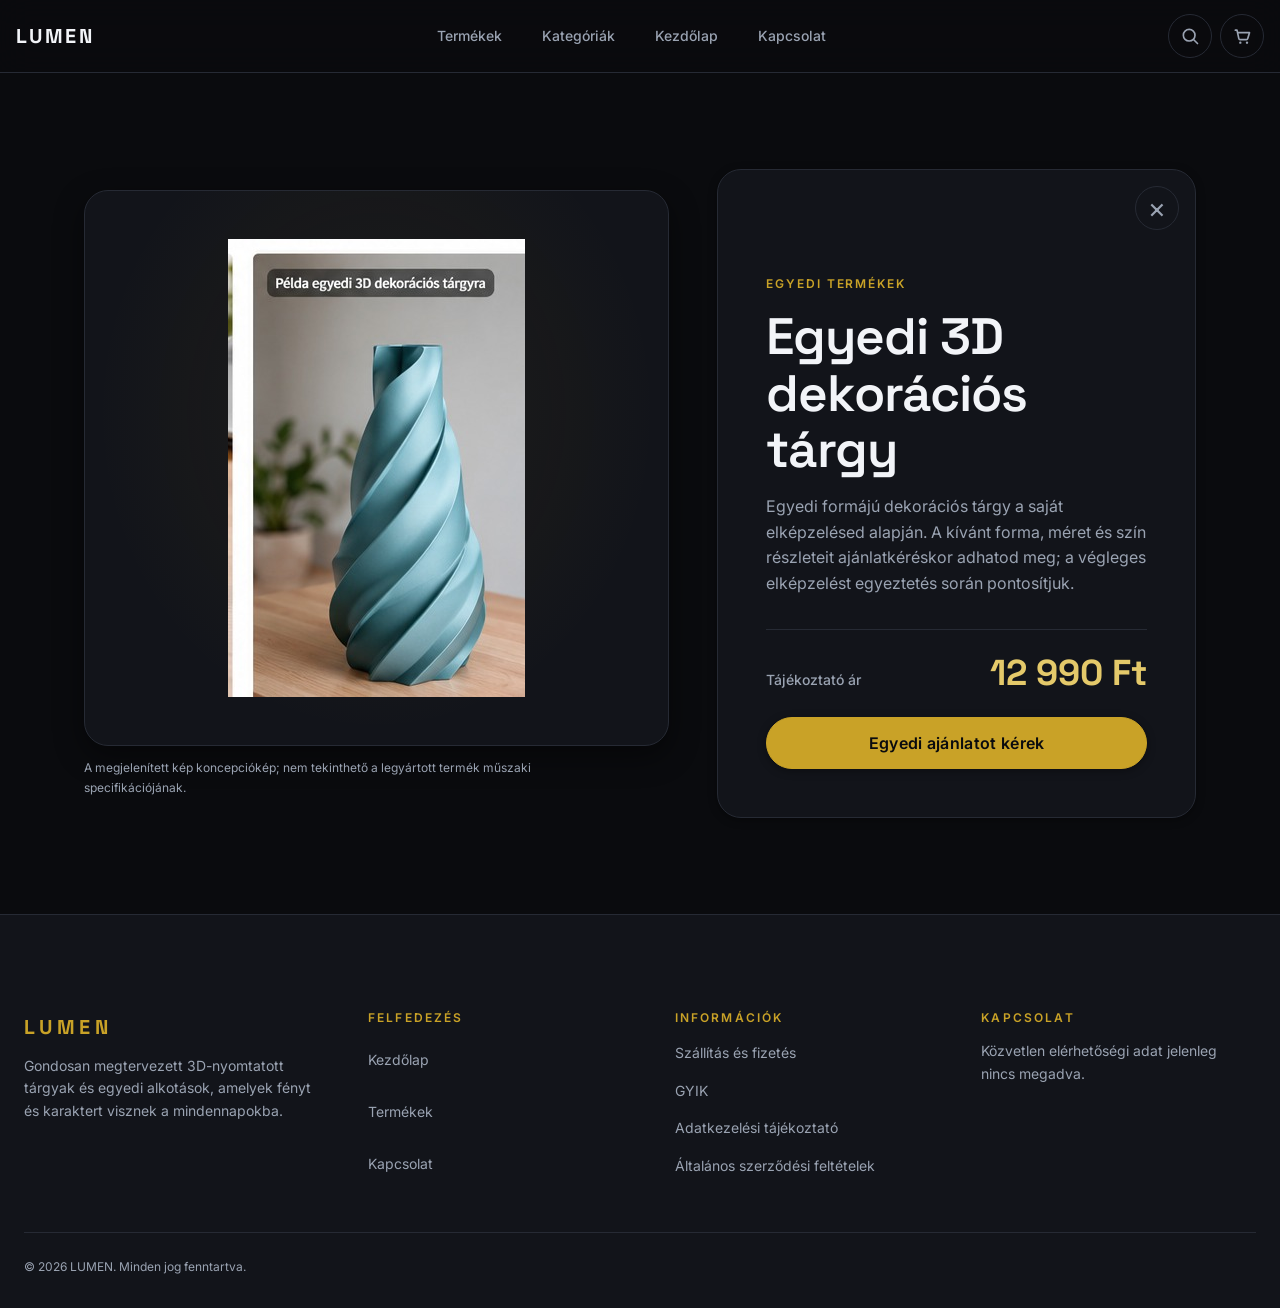
<file: products/custom-decor-object.html>
<!DOCTYPE html>
<html lang="hu">

<head>
    <meta charset="UTF-8" />
    <meta name="viewport" content="width=device-width, initial-scale=1.0" />
    <title>Egyedi 3D dekorációs tárgy | LUMEN – 3D nyomtatott termékek</title>
    <meta name="description"
        content="Ismerd meg a LUMEN egyedi formájú, 3D-nyomtatott dekorációs tárgyát. Koncepciókép, tájékoztató ár: 12 990 Ft." />

    <link rel="icon" href="../favicon.ico" type="image/x-icon" />
    <link rel="icon" href="../favicon-16.png" type="image/png" sizes="16x16" />
    <link rel="icon" href="../favicon-32.png" type="image/png" sizes="32x32" />
    <link rel="icon" href="../favicon.png" type="image/png" sizes="512x512" />
    <link rel="apple-touch-icon" href="../apple-touch-icon.png" sizes="180x180" />

    <link rel="preconnect" href="https://fonts.googleapis.com" />
    <link rel="preconnect" href="https://fonts.gstatic.com" crossorigin />
    <link rel="stylesheet"
        href="https://fonts.googleapis.com/css2?family=Space+Grotesk:wght@500;600;700&family=Inter:wght@400;500;600&display=swap" />
    <link rel="stylesheet" href="../css/main.css" />

    <script type="importmap">
    {
      "imports": {
        "three": "https://cdn.jsdelivr.net/npm/three@0.160.0/build/three.module.js",
        "three/addons/": "https://cdn.jsdelivr.net/npm/three@0.160.0/examples/jsm/"
      }
    }
  </script>
</head>

<body>
    <a href="#main" class="visually-hidden">Ugrás a tartalomra</a>

    <header id="site-header" class="site-header" data-header>
        <div class="site-header__inner container">
            <a href="../index.html#hero" class="site-header__logo" aria-label="LUMEN — kezdőlap">
                LUMEN
            </a>

            <button type="button" class="site-header__icon-btn site-header__menu-toggle" data-menu-toggle
                aria-label="Menü megnyitása" aria-expanded="false" aria-controls="site-navigation">
                <svg class="site-header__icon" viewBox="0 0 24 24" aria-hidden="true" focusable="false">
                    <path class="site-header__menu-line site-header__menu-line--top" d="M4 7h16" />
                    <path class="site-header__menu-line site-header__menu-line--middle" d="M4 12h16" />
                    <path class="site-header__menu-line site-header__menu-line--bottom" d="M4 17h16" />
                </svg>
            </button>

            <nav id="site-navigation" class="site-header__nav" aria-label="Főmenü">
                <ul class="site-header__menu">
                    <li><a href="../index.html#products" class="site-header__link">Termékek</a></li>
                    <li><a href="../index.html#categories" class="site-header__link">Kategóriák</a></li>
                    <li><a href="../index.html#hero" class="site-header__link">Kezdőlap</a></li>
                    <li><a href="../index.html#site-footer" class="site-header__link">Kapcsolat</a></li>
                </ul>
            </nav>

            <div class="site-header__actions">
                <a class="site-header__icon-btn" href="../index.html#products" aria-label="Termékek keresése">
                    <svg class="site-header__icon" viewBox="0 0 24 24" aria-hidden="true" focusable="false">
                        <circle cx="11" cy="11" r="7" fill="none" stroke="currentColor" stroke-width="2" />
                        <line x1="16.5" y1="16.5" x2="21" y2="21" stroke="currentColor" stroke-width="2"
                            stroke-linecap="round" />
                    </svg>
                </a>
                <button type="button" class="site-header__icon-btn" data-cart-toggle
                    aria-label="Bevásárlókosár megnyitása">
                    <svg class="site-header__icon" viewBox="0 0 24 24" aria-hidden="true" focusable="false">
                        <path d="M4 5h2l2.2 10.2a1.5 1.5 0 0 0 1.5 1.2h7.6a1.5 1.5 0 0 0 1.5-1.2L21 8H7" fill="none"
                            stroke="currentColor" stroke-width="2" stroke-linecap="round" stroke-linejoin="round" />
                        <circle cx="10" cy="20" r="1.4" fill="currentColor" />
                        <circle cx="18" cy="20" r="1.4" fill="currentColor" />
                    </svg>
                    <span class="site-header__cart-count" data-cart-count hidden>0</span>
                </button>
            </div>
        </div>
    </header>

    <main id="main">
        <section class="section product-detail" aria-labelledby="product-name">
            <div class="container product-detail__container">
                <div class="product-detail__layout">
                    <figure class="product-detail__visual">
                        <div class="product-detail__image-frame">
                            <img class="product-detail__image" src="../assets/images/products/custom-decor-object.jpg"
                                alt="Egyedi 3D dekorációs tárgy koncepcióképe" fetchpriority="high" />
                        </div>
                        <figcaption class="product-detail__caption">
                            A megjelenített kép koncepciókép; nem tekinthető a legyártott termék műszaki
                            specifikációjának.
                        </figcaption>
                    </figure>

                    <article class="product-detail__info" data-product-id="design-noir-stand">
                        <a class="site-header__icon-btn product-detail__back" href="../index.html"
                            aria-label="Vissza a főoldalra"><span aria-hidden="true">×</span></a>
                        <div class="product-detail__content">
                            <p class="product-detail__category">Egyedi termékek</p>
                            <h1 id="product-name" class="product-detail__title">Egyedi 3D dekorációs tárgy</h1>
                            <p class="product-detail__description">
                                Egyedi formájú dekorációs tárgy a saját elképzelésed alapján. A kívánt forma, méret és
                                szín részleteit ajánlatkéréskor adhatod meg; a végleges elképzelést egyeztetés során
                                pontosítjuk.
                            </p>
                        </div>

                        <div class="product-detail__purchase">
                            <p class="product-detail__price">
                                <span class="product-detail__price-label">Tájékoztató ár</span>
                                <data value="12990">12 990 Ft</data>
                            </p>
                            <div class="product-detail__actions">
                                <a class="btn btn--primary btn--lg product-detail__button"
                                    href="../index.html?quoteProduct=design-noir-stand#custom-order">Egyedi ajánlatot kérek</a>
                            </div>
                        </div>
                    </article>
                </div>
            </div>
        </section>
    </main>

    <footer id="site-footer" class="site-footer">
        <div class="site-footer__inner">
            <div class="site-footer__brand">
                <a class="site-footer__logo" href="../index.html#hero" aria-label="LUMEN — kezdőlap">LUMEN</a>
                <p>Gondosan megtervezett 3D-nyomtatott tárgyak és egyedi alkotások, amelyek fényt és karaktert visznek a
                    mindennapokba.</p>
            </div>

            <div class="site-footer__cols">
                <nav class="site-footer__col" aria-label="Lábléc navigáció">
                    <h2>Felfedezés</h2>
                    <ul>
                        <li><a href="../index.html#hero">Kezdőlap</a></li>
                        <li><a href="../index.html#products">Termékek</a></li>
                        <li><a href="../index.html#site-footer">Kapcsolat</a></li>
                    </ul>
                </nav>

                <section class="site-footer__col" aria-labelledby="footer-information-title">
                    <h2 id="footer-information-title">Információk</h2>
                    <ul>
                        <li><span>Szállítás és fizetés</span></li>
                        <li><span>GYIK</span></li>
                        <li><span>Adatkezelési tájékoztató</span></li>
                        <li><span>Általános szerződési feltételek</span></li>
                    </ul>
                </section>

                <section class="site-footer__col" aria-labelledby="footer-contact-title">
                    <h2 id="footer-contact-title">Kapcsolat</h2>
                    <p class="site-footer__contact-note">Közvetlen elérhetőségi adat jelenleg nincs megadva.</p>
                </section>
            </div>

            <div class="site-footer__bottom">
                <span>© <time datetime="2026">2026</time> LUMEN. Minden jog fenntartva.</span>
            </div>
        </div>
    </footer>

    <aside id="cart-drawer" class="cart-drawer" aria-label="Bevásárlókosár" hidden></aside>
    <div id="toast" class="toast" role="status" aria-live="polite"></div>

    <script type="module" src="../js/main.js"></script>
</body>

</html>
</file>
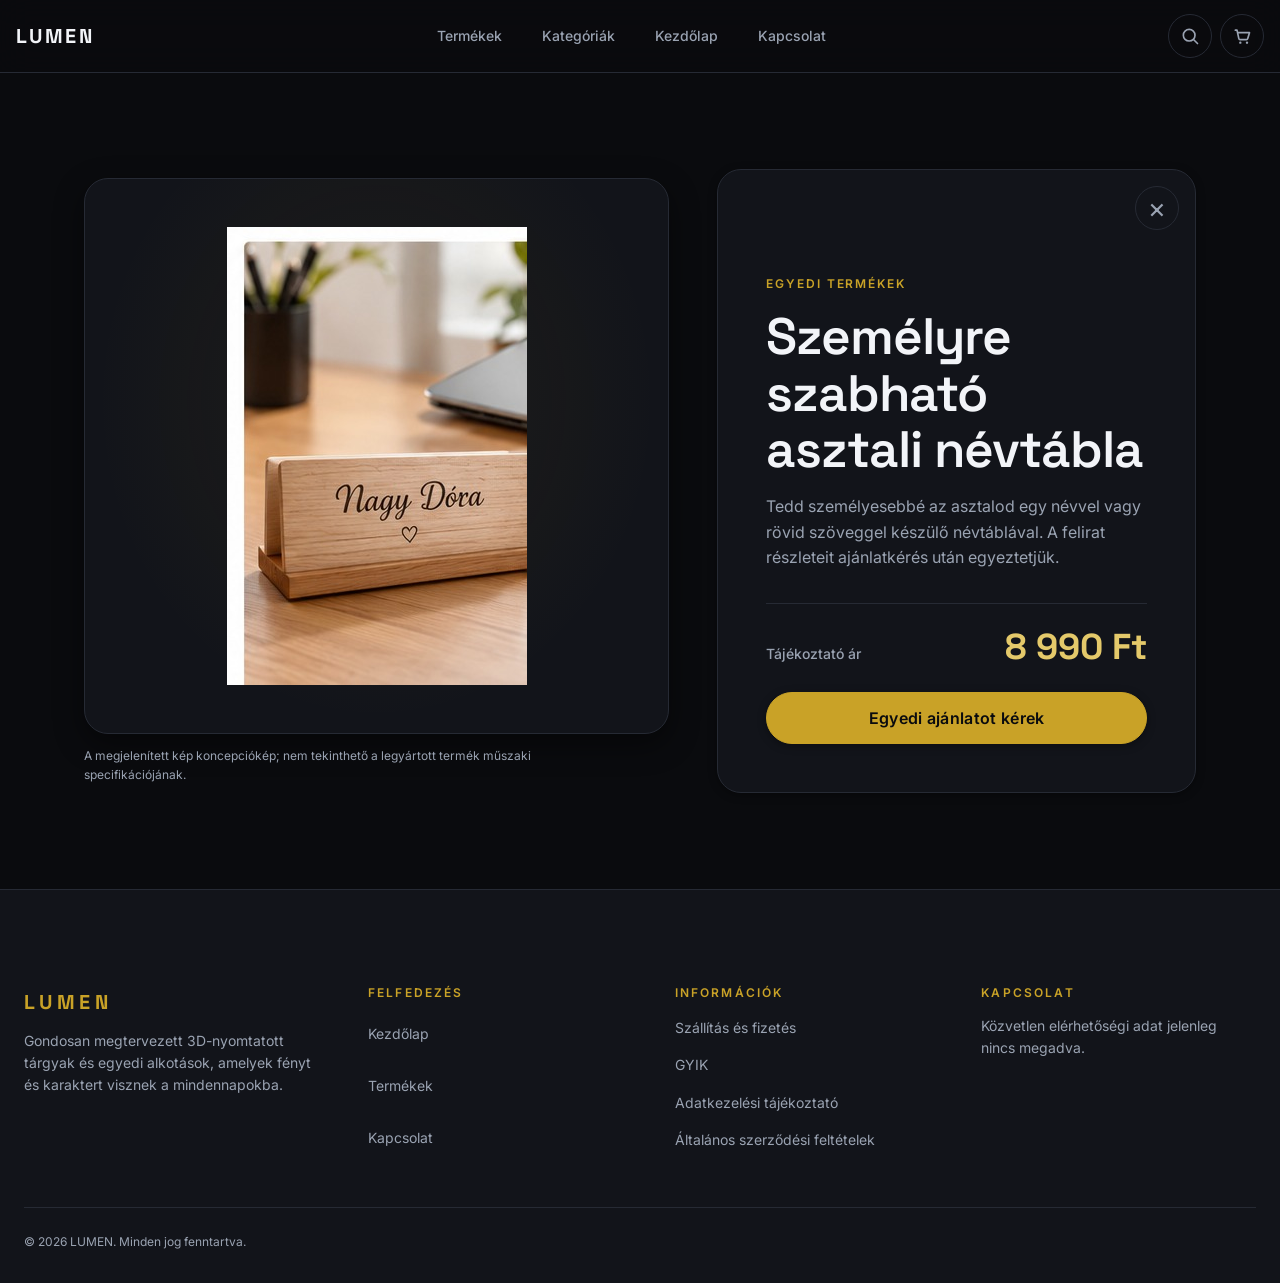
<file: products/custom-desk-nameplate.html>
<!DOCTYPE html>
<html lang="hu">

<head>
    <meta charset="UTF-8" />
    <meta name="viewport" content="width=device-width, initial-scale=1.0" />
    <title>Személyre szabható asztali névtábla | LUMEN – 3D nyomtatott termékek</title>
    <meta name="description"
        content="Ismerd meg a LUMEN személyre szabható, 3D-nyomtatott asztali névtábláját. Koncepciókép, tájékoztató ár: 8 990 Ft." />

    <link rel="icon" href="../favicon.ico" type="image/x-icon" />
    <link rel="icon" href="../favicon-16.png" type="image/png" sizes="16x16" />
    <link rel="icon" href="../favicon-32.png" type="image/png" sizes="32x32" />
    <link rel="icon" href="../favicon.png" type="image/png" sizes="512x512" />
    <link rel="apple-touch-icon" href="../apple-touch-icon.png" sizes="180x180" />

    <link rel="preconnect" href="https://fonts.googleapis.com" />
    <link rel="preconnect" href="https://fonts.gstatic.com" crossorigin />
    <link rel="stylesheet"
        href="https://fonts.googleapis.com/css2?family=Space+Grotesk:wght@500;600;700&family=Inter:wght@400;500;600&display=swap" />
    <link rel="stylesheet" href="../css/main.css" />

    <script type="importmap">
    {
      "imports": {
        "three": "https://cdn.jsdelivr.net/npm/three@0.160.0/build/three.module.js",
        "three/addons/": "https://cdn.jsdelivr.net/npm/three@0.160.0/examples/jsm/"
      }
    }
  </script>
</head>

<body>
    <a href="#main" class="visually-hidden">Ugrás a tartalomra</a>

    <header id="site-header" class="site-header" data-header>
        <div class="site-header__inner container">
            <a href="../index.html#hero" class="site-header__logo" aria-label="LUMEN — kezdőlap">
                LUMEN
            </a>

            <button type="button" class="site-header__icon-btn site-header__menu-toggle" data-menu-toggle
                aria-label="Menü megnyitása" aria-expanded="false" aria-controls="site-navigation">
                <svg class="site-header__icon" viewBox="0 0 24 24" aria-hidden="true" focusable="false">
                    <path class="site-header__menu-line site-header__menu-line--top" d="M4 7h16" />
                    <path class="site-header__menu-line site-header__menu-line--middle" d="M4 12h16" />
                    <path class="site-header__menu-line site-header__menu-line--bottom" d="M4 17h16" />
                </svg>
            </button>

            <nav id="site-navigation" class="site-header__nav" aria-label="Főmenü">
                <ul class="site-header__menu">
                    <li><a href="../index.html#products" class="site-header__link">Termékek</a></li>
                    <li><a href="../index.html#categories" class="site-header__link">Kategóriák</a></li>
                    <li><a href="../index.html#hero" class="site-header__link">Kezdőlap</a></li>
                    <li><a href="../index.html#site-footer" class="site-header__link">Kapcsolat</a></li>
                </ul>
            </nav>

            <div class="site-header__actions">
                <a class="site-header__icon-btn" href="../index.html#products" aria-label="Termékek keresése">
                    <svg class="site-header__icon" viewBox="0 0 24 24" aria-hidden="true" focusable="false">
                        <circle cx="11" cy="11" r="7" fill="none" stroke="currentColor" stroke-width="2" />
                        <line x1="16.5" y1="16.5" x2="21" y2="21" stroke="currentColor" stroke-width="2"
                            stroke-linecap="round" />
                    </svg>
                </a>
                <button type="button" class="site-header__icon-btn" data-cart-toggle
                    aria-label="Bevásárlókosár megnyitása">
                    <svg class="site-header__icon" viewBox="0 0 24 24" aria-hidden="true" focusable="false">
                        <path d="M4 5h2l2.2 10.2a1.5 1.5 0 0 0 1.5 1.2h7.6a1.5 1.5 0 0 0 1.5-1.2L21 8H7" fill="none"
                            stroke="currentColor" stroke-width="2" stroke-linecap="round" stroke-linejoin="round" />
                        <circle cx="10" cy="20" r="1.4" fill="currentColor" />
                        <circle cx="18" cy="20" r="1.4" fill="currentColor" />
                    </svg>
                    <span class="site-header__cart-count" data-cart-count hidden>0</span>
                </button>
            </div>
        </div>
    </header>

    <main id="main">
        <section class="section product-detail" aria-labelledby="product-name">
            <div class="container product-detail__container">
                <div class="product-detail__layout">
                    <figure class="product-detail__visual">
                        <div class="product-detail__image-frame">
                            <img class="product-detail__image" src="../assets/images/products/custom-desk-nameplate.jpg"
                                alt="Személyre szabható asztali névtábla koncepcióképe" fetchpriority="high" />
                        </div>
                        <figcaption class="product-detail__caption">
                            A megjelenített kép koncepciókép; nem tekinthető a legyártott termék műszaki
                            specifikációjának.
                        </figcaption>
                    </figure>

                    <article class="product-detail__info" data-product-id="design-muse-sculpt">
                        <a class="site-header__icon-btn product-detail__back" href="../index.html"
                            aria-label="Vissza a főoldalra"><span aria-hidden="true">×</span></a>
                        <div class="product-detail__content">
                            <p class="product-detail__category">Egyedi termékek</p>
                            <h1 id="product-name" class="product-detail__title">Személyre szabható asztali névtábla</h1>
                            <p class="product-detail__description">
                                Tedd személyesebbé az asztalod egy névvel vagy rövid szöveggel készülő névtáblával. A
                                felirat részleteit ajánlatkérés után egyeztetjük.
                            </p>
                        </div>

                        <div class="product-detail__purchase">
                            <p class="product-detail__price">
                                <span class="product-detail__price-label">Tájékoztató ár</span>
                                <data value="8990">8 990 Ft</data>
                            </p>
                            <div class="product-detail__actions">
                                <a class="btn btn--primary btn--lg product-detail__button"
                                    href="../index.html?quoteProduct=design-muse-sculpt#custom-order">Egyedi ajánlatot kérek</a>
                            </div>
                        </div>
                    </article>
                </div>
            </div>
        </section>
    </main>

    <footer id="site-footer" class="site-footer">
        <div class="site-footer__inner">
            <div class="site-footer__brand">
                <a class="site-footer__logo" href="../index.html#hero" aria-label="LUMEN — kezdőlap">LUMEN</a>
                <p>Gondosan megtervezett 3D-nyomtatott tárgyak és egyedi alkotások, amelyek fényt és karaktert visznek a
                    mindennapokba.</p>
            </div>

            <div class="site-footer__cols">
                <nav class="site-footer__col" aria-label="Lábléc navigáció">
                    <h2>Felfedezés</h2>
                    <ul>
                        <li><a href="../index.html#hero">Kezdőlap</a></li>
                        <li><a href="../index.html#products">Termékek</a></li>
                        <li><a href="../index.html#site-footer">Kapcsolat</a></li>
                    </ul>
                </nav>

                <section class="site-footer__col" aria-labelledby="footer-information-title">
                    <h2 id="footer-information-title">Információk</h2>
                    <ul>
                        <li><span>Szállítás és fizetés</span></li>
                        <li><span>GYIK</span></li>
                        <li><span>Adatkezelési tájékoztató</span></li>
                        <li><span>Általános szerződési feltételek</span></li>
                    </ul>
                </section>

                <section class="site-footer__col" aria-labelledby="footer-contact-title">
                    <h2 id="footer-contact-title">Kapcsolat</h2>
                    <p class="site-footer__contact-note">Közvetlen elérhetőségi adat jelenleg nincs megadva.</p>
                </section>
            </div>

            <div class="site-footer__bottom">
                <span>© <time datetime="2026">2026</time> LUMEN. Minden jog fenntartva.</span>
            </div>
        </div>
    </footer>

    <aside id="cart-drawer" class="cart-drawer" aria-label="Bevásárlókosár" hidden></aside>
    <div id="toast" class="toast" role="status" aria-live="polite"></div>

    <script type="module" src="../js/main.js"></script>
</body>

</html>
</file>
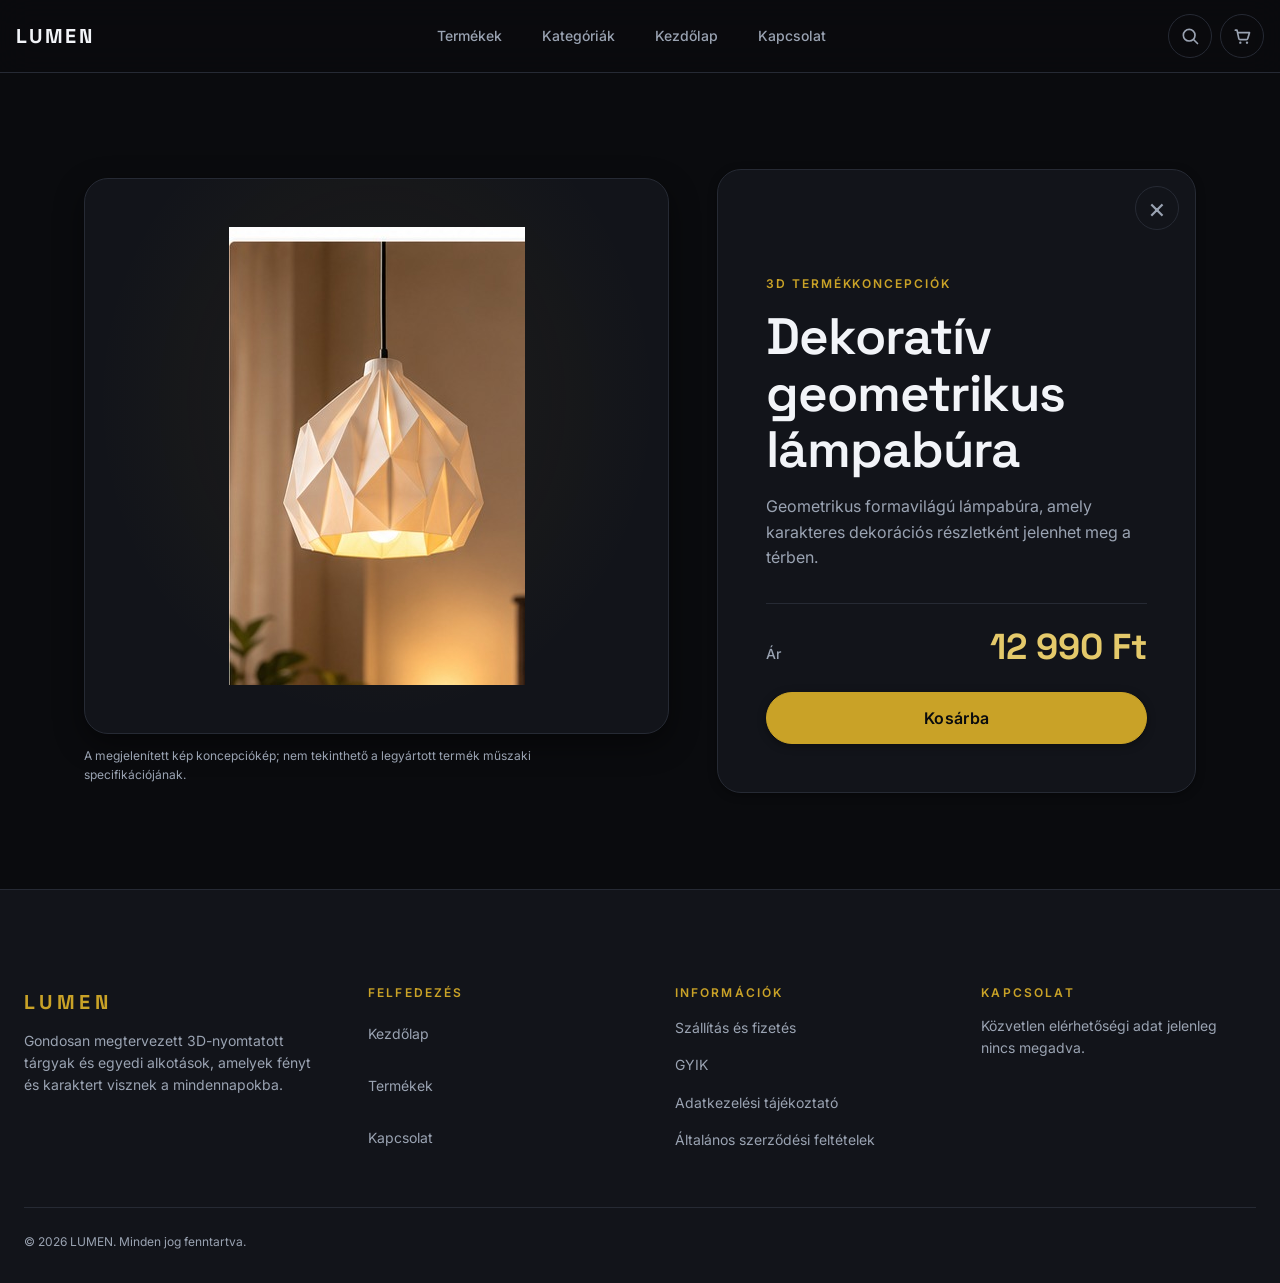
<file: products/geometric-lampshade.html>
<!DOCTYPE html>
<html lang="hu">

<head>
    <meta charset="UTF-8" />
    <meta name="viewport" content="width=device-width, initial-scale=1.0" />
    <title>Dekoratív geometrikus lámpabúra | LUMEN – 3D nyomtatott termékek</title>
    <meta name="description"
        content="Ismerd meg a LUMEN geometrikus formavilágú, 3D-nyomtatott lámpabúráját. Koncepciókép és tájékoztató ár: 12 990 Ft." />

    <link rel="icon" href="../favicon.ico" type="image/x-icon" />
    <link rel="icon" href="../favicon-16.png" type="image/png" sizes="16x16" />
    <link rel="icon" href="../favicon-32.png" type="image/png" sizes="32x32" />
    <link rel="icon" href="../favicon.png" type="image/png" sizes="512x512" />
    <link rel="apple-touch-icon" href="../apple-touch-icon.png" sizes="180x180" />

    <link rel="preconnect" href="https://fonts.googleapis.com" />
    <link rel="preconnect" href="https://fonts.gstatic.com" crossorigin />
    <link rel="stylesheet"
        href="https://fonts.googleapis.com/css2?family=Space+Grotesk:wght@500;600;700&family=Inter:wght@400;500;600&display=swap" />
    <link rel="stylesheet" href="../css/main.css" />

    <script type="importmap">
    {
      "imports": {
        "three": "https://cdn.jsdelivr.net/npm/three@0.160.0/build/three.module.js",
        "three/addons/": "https://cdn.jsdelivr.net/npm/three@0.160.0/examples/jsm/"
      }
    }
  </script>
</head>

<body>
    <a href="#main" class="visually-hidden">Ugrás a tartalomra</a>

    <header id="site-header" class="site-header" data-header>
        <div class="site-header__inner container">
            <a href="../index.html#hero" class="site-header__logo" aria-label="LUMEN — kezdőlap">
                LUMEN
            </a>

            <button type="button" class="site-header__icon-btn site-header__menu-toggle" data-menu-toggle
                aria-label="Menü megnyitása" aria-expanded="false" aria-controls="site-navigation">
                <svg class="site-header__icon" viewBox="0 0 24 24" aria-hidden="true" focusable="false">
                    <path class="site-header__menu-line site-header__menu-line--top" d="M4 7h16" />
                    <path class="site-header__menu-line site-header__menu-line--middle" d="M4 12h16" />
                    <path class="site-header__menu-line site-header__menu-line--bottom" d="M4 17h16" />
                </svg>
            </button>

            <nav id="site-navigation" class="site-header__nav" aria-label="Főmenü">
                <ul class="site-header__menu">
                    <li><a href="../index.html#products" class="site-header__link">Termékek</a></li>
                    <li><a href="../index.html#categories" class="site-header__link">Kategóriák</a></li>
                    <li><a href="../index.html#hero" class="site-header__link">Kezdőlap</a></li>
                    <li><a href="../index.html#site-footer" class="site-header__link">Kapcsolat</a></li>
                </ul>
            </nav>

            <div class="site-header__actions">
                <a class="site-header__icon-btn" href="../index.html#products" aria-label="Termékek keresése">
                    <svg class="site-header__icon" viewBox="0 0 24 24" aria-hidden="true" focusable="false">
                        <circle cx="11" cy="11" r="7" fill="none" stroke="currentColor" stroke-width="2" />
                        <line x1="16.5" y1="16.5" x2="21" y2="21" stroke="currentColor" stroke-width="2"
                            stroke-linecap="round" />
                    </svg>
                </a>
                <button type="button" class="site-header__icon-btn" data-cart-toggle
                    aria-label="Bevásárlókosár megnyitása">
                    <svg class="site-header__icon" viewBox="0 0 24 24" aria-hidden="true" focusable="false">
                        <path d="M4 5h2l2.2 10.2a1.5 1.5 0 0 0 1.5 1.2h7.6a1.5 1.5 0 0 0 1.5-1.2L21 8H7" fill="none"
                            stroke="currentColor" stroke-width="2" stroke-linecap="round" stroke-linejoin="round" />
                        <circle cx="10" cy="20" r="1.4" fill="currentColor" />
                        <circle cx="18" cy="20" r="1.4" fill="currentColor" />
                    </svg>
                    <span class="site-header__cart-count" data-cart-count hidden>0</span>
                </button>
            </div>
        </div>
    </header>

    <main id="main">
        <section class="section product-detail" aria-labelledby="product-name">
            <div class="container product-detail__container">
                <div class="product-detail__layout">
                    <figure class="product-detail__visual">
                        <div class="product-detail__image-frame">
                            <img class="product-detail__image" src="../assets/images/products/geometric-lampshade.jpg"
                                alt="Dekoratív geometrikus lámpabúra koncepcióképe" fetchpriority="high" />
                        </div>
                        <figcaption class="product-detail__caption">
                            A megjelenített kép koncepciókép; nem tekinthető a legyártott termék műszaki
                            specifikációjának.
                        </figcaption>
                    </figure>

                    <article class="product-detail__info" data-product-id="tech-breeze-buds">
                        <a class="site-header__icon-btn product-detail__back" href="../index.html"
                            aria-label="Vissza a főoldalra"><span aria-hidden="true">×</span></a>
                        <div class="product-detail__content">
                            <p class="product-detail__category">3D termékkoncepciók</p>
                            <h1 id="product-name" class="product-detail__title">Dekoratív geometrikus lámpabúra</h1>
                            <p class="product-detail__description">
                                Geometrikus formavilágú lámpabúra, amely karakteres dekorációs részletként jelenhet meg
                                a térben.
                            </p>
                        </div>

                        <div class="product-detail__purchase">
                            <p class="product-detail__price">
                                <span class="product-detail__price-label">Ár</span>
                                <data value="12990">12 990 Ft</data>
                            </p>
                            <div class="product-detail__actions">
                                <button class="btn btn--primary btn--lg product-detail__button" type="button"
                                    data-add-to-cart
                                    aria-label="Kosárba: Dekoratív geometrikus lámpabúra">Kosárba</button>
                            </div>
                        </div>
                    </article>
                </div>
            </div>
        </section>
    </main>

    <footer id="site-footer" class="site-footer">
        <div class="site-footer__inner">
            <div class="site-footer__brand">
                <a class="site-footer__logo" href="../index.html#hero" aria-label="LUMEN — kezdőlap">LUMEN</a>
                <p>Gondosan megtervezett 3D-nyomtatott tárgyak és egyedi alkotások, amelyek fényt és karaktert visznek a
                    mindennapokba.</p>
            </div>

            <div class="site-footer__cols">
                <nav class="site-footer__col" aria-label="Lábléc navigáció">
                    <h2>Felfedezés</h2>
                    <ul>
                        <li><a href="../index.html#hero">Kezdőlap</a></li>
                        <li><a href="../index.html#products">Termékek</a></li>
                        <li><a href="../index.html#site-footer">Kapcsolat</a></li>
                    </ul>
                </nav>

                <section class="site-footer__col" aria-labelledby="footer-information-title">
                    <h2 id="footer-information-title">Információk</h2>
                    <ul>
                        <li><span>Szállítás és fizetés</span></li>
                        <li><span>GYIK</span></li>
                        <li><span>Adatkezelési tájékoztató</span></li>
                        <li><span>Általános szerződési feltételek</span></li>
                    </ul>
                </section>

                <section class="site-footer__col" aria-labelledby="footer-contact-title">
                    <h2 id="footer-contact-title">Kapcsolat</h2>
                    <p class="site-footer__contact-note">Közvetlen elérhetőségi adat jelenleg nincs megadva.</p>
                </section>
            </div>

            <div class="site-footer__bottom">
                <span>© <time datetime="2026">2026</time> LUMEN. Minden jog fenntartva.</span>
            </div>
        </div>
    </footer>

    <aside id="cart-drawer" class="cart-drawer" aria-label="Bevásárlókosár" hidden></aside>
    <div id="toast" class="toast" role="status" aria-live="polite"></div>

    <script type="module" src="../js/main.js"></script>
</body>

</html>
</file>
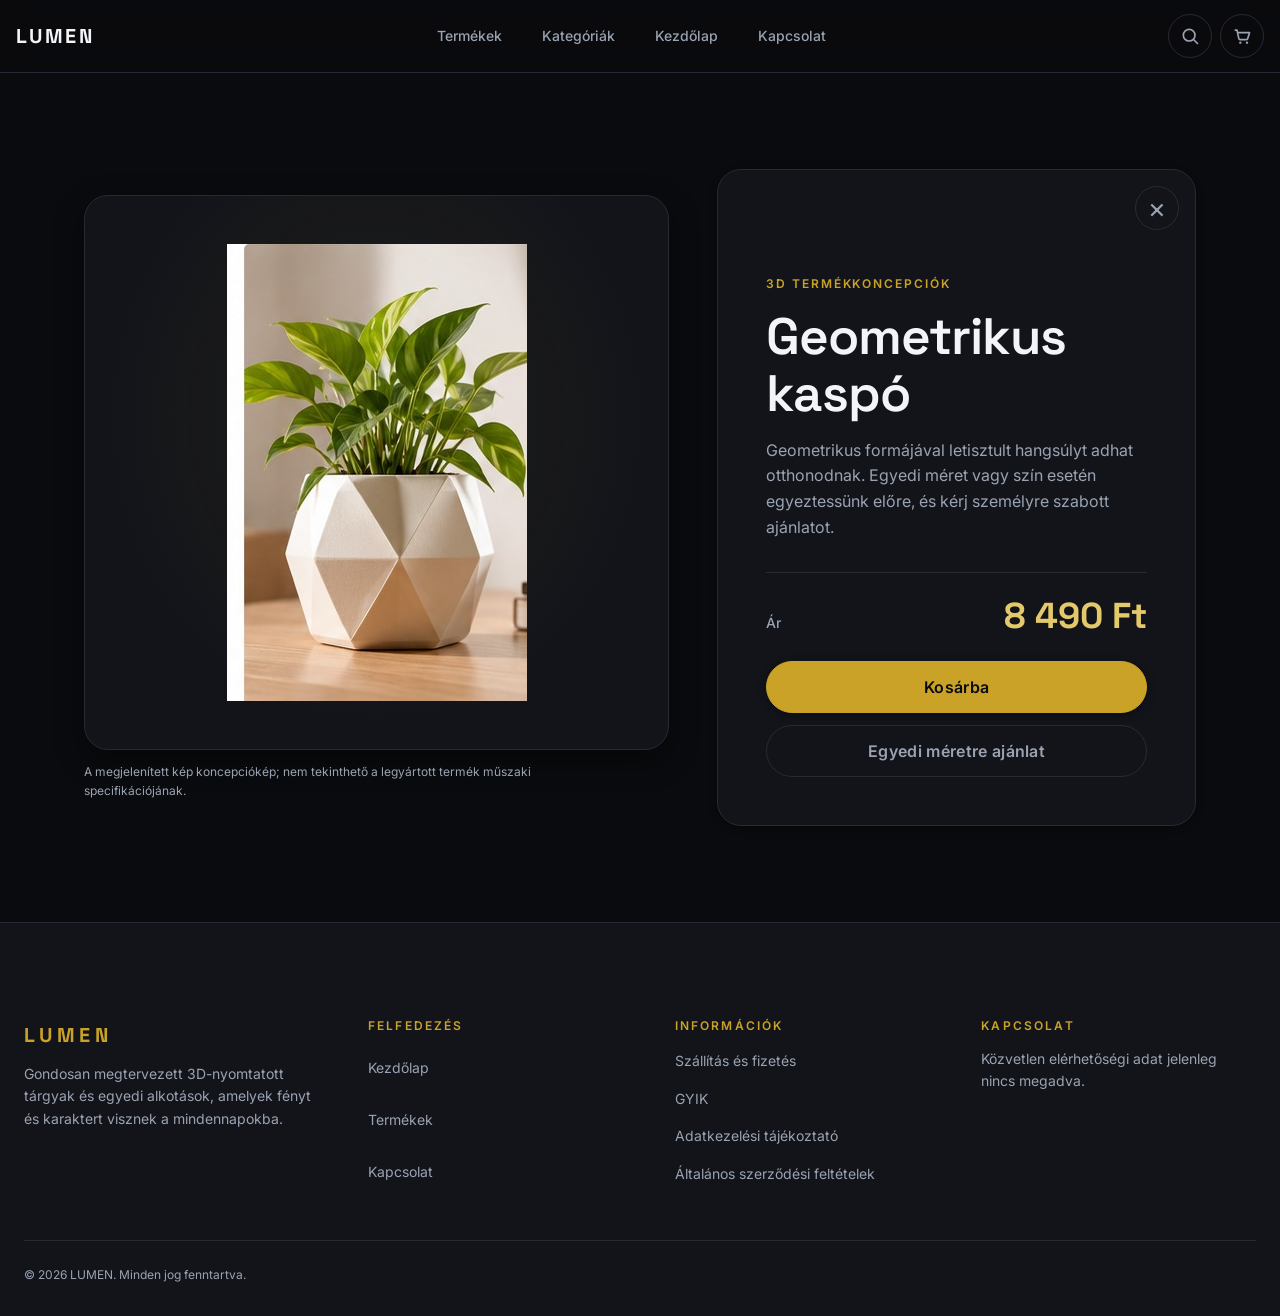
<file: products/geometric-planter.html>
<!DOCTYPE html>
<html lang="hu">

<head>
  <meta charset="UTF-8" />
  <meta name="viewport" content="width=device-width, initial-scale=1.0" />
  <title>Geometrikus kaspó | LUMEN – 3D nyomtatott termékek</title>
  <meta name="description"
    content="Ismerd meg a LUMEN geometrikus formájú, 3D-nyomtatott növénykaspóját. A termék koncepcióképe és tájékoztató ára: 8 490 Ft." />

  <link rel="icon" href="../favicon.ico" type="image/x-icon" />
  <link rel="icon" href="../favicon-16.png" type="image/png" sizes="16x16" />
  <link rel="icon" href="../favicon-32.png" type="image/png" sizes="32x32" />
  <link rel="icon" href="../favicon.png" type="image/png" sizes="512x512" />
  <link rel="apple-touch-icon" href="../apple-touch-icon.png" sizes="180x180" />

  <link rel="preconnect" href="https://fonts.googleapis.com" />
  <link rel="preconnect" href="https://fonts.gstatic.com" crossorigin />
  <link rel="stylesheet"
    href="https://fonts.googleapis.com/css2?family=Space+Grotesk:wght@500;600;700&family=Inter:wght@400;500;600&display=swap" />
  <link rel="stylesheet" href="../css/main.css" />

  <script type="importmap">
    {
      "imports": {
        "three": "https://cdn.jsdelivr.net/npm/three@0.160.0/build/three.module.js",
        "three/addons/": "https://cdn.jsdelivr.net/npm/three@0.160.0/examples/jsm/"
      }
    }
  </script>
</head>

<body>
  <a href="#main" class="visually-hidden">Ugrás a tartalomra</a>

  <header id="site-header" class="site-header" data-header>
    <div class="site-header__inner container">
      <a href="../index.html#hero" class="site-header__logo" aria-label="LUMEN — kezdőlap">
        LUMEN
      </a>

      <button type="button" class="site-header__icon-btn site-header__menu-toggle" data-menu-toggle
        aria-label="Menü megnyitása" aria-expanded="false" aria-controls="site-navigation">
        <svg class="site-header__icon" viewBox="0 0 24 24" aria-hidden="true" focusable="false">
          <path class="site-header__menu-line site-header__menu-line--top" d="M4 7h16" />
          <path class="site-header__menu-line site-header__menu-line--middle" d="M4 12h16" />
          <path class="site-header__menu-line site-header__menu-line--bottom" d="M4 17h16" />
        </svg>
      </button>

      <nav id="site-navigation" class="site-header__nav" aria-label="Főmenü">
        <ul class="site-header__menu">
          <li><a href="../index.html#products" class="site-header__link">Termékek</a></li>
          <li><a href="../index.html#categories" class="site-header__link">Kategóriák</a></li>
          <li><a href="../index.html#hero" class="site-header__link">Kezdőlap</a></li>
          <li><a href="../index.html#site-footer" class="site-header__link">Kapcsolat</a></li>
        </ul>
      </nav>

      <div class="site-header__actions">
        <a class="site-header__icon-btn" href="../index.html#products" aria-label="Termékek keresése">
          <svg class="site-header__icon" viewBox="0 0 24 24" aria-hidden="true" focusable="false">
            <circle cx="11" cy="11" r="7" fill="none" stroke="currentColor" stroke-width="2" />
            <line x1="16.5" y1="16.5" x2="21" y2="21" stroke="currentColor" stroke-width="2"
              stroke-linecap="round" />
          </svg>
        </a>
        <button type="button" class="site-header__icon-btn" data-cart-toggle
          aria-label="Bevásárlókosár megnyitása">
          <svg class="site-header__icon" viewBox="0 0 24 24" aria-hidden="true" focusable="false">
            <path d="M4 5h2l2.2 10.2a1.5 1.5 0 0 0 1.5 1.2h7.6a1.5 1.5 0 0 0 1.5-1.2L21 8H7" fill="none"
              stroke="currentColor" stroke-width="2" stroke-linecap="round" stroke-linejoin="round" />
            <circle cx="10" cy="20" r="1.4" fill="currentColor" />
            <circle cx="18" cy="20" r="1.4" fill="currentColor" />
          </svg>
          <span class="site-header__cart-count" data-cart-count hidden>0</span>
        </button>
      </div>
    </div>
  </header>

  <main id="main">
    <section class="section product-detail" aria-labelledby="product-name">
      <div class="container product-detail__container">
        <div class="product-detail__layout">
          <figure class="product-detail__visual">
            <div class="product-detail__image-frame">
              <img class="product-detail__image" src="../assets/images/products/geometric-planter.jpg"
                alt="Geometrikus kaspó koncepcióképe" fetchpriority="high" />
            </div>
            <figcaption class="product-detail__caption">
              A megjelenített kép koncepciókép; nem tekinthető a legyártott termék műszaki specifikációjának.
            </figcaption>
          </figure>

          <article class="product-detail__info" data-product-id="toy-stellar-cube">
            <a class="site-header__icon-btn product-detail__back" href="../index.html"
              aria-label="Vissza a főoldalra"><span aria-hidden="true">×</span></a>
            <div class="product-detail__content">
              <p class="product-detail__category">3D termékkoncepciók</p>
              <h1 id="product-name" class="product-detail__title">Geometrikus kaspó</h1>
              <p class="product-detail__description">
                Geometrikus formájával letisztult hangsúlyt adhat otthonodnak. Egyedi méret vagy szín esetén
                egyeztessünk előre, és kérj személyre szabott ajánlatot.
              </p>
            </div>

            <div class="product-detail__purchase">
              <p class="product-detail__price">
                <span class="product-detail__price-label">Ár</span>
                <data value="8490">8 490 Ft</data>
              </p>
              <div class="product-detail__actions">
                <button class="btn btn--primary btn--lg product-detail__button" type="button" data-add-to-cart
                  aria-label="Kosárba: Geometrikus kaspó">Kosárba</button>
                <a class="btn btn--ghost btn--lg product-detail__button"
                  href="../index.html?quoteProduct=toy-stellar-cube#custom-order">
                  Egyedi méretre ajánlat
                </a>
              </div>
            </div>
          </article>
        </div>
      </div>
    </section>
  </main>

  <footer id="site-footer" class="site-footer">
    <div class="site-footer__inner">
      <div class="site-footer__brand">
        <a class="site-footer__logo" href="../index.html#hero" aria-label="LUMEN — kezdőlap">LUMEN</a>
        <p>Gondosan megtervezett 3D-nyomtatott tárgyak és egyedi alkotások, amelyek fényt és karaktert visznek a
          mindennapokba.</p>
      </div>

      <div class="site-footer__cols">
        <nav class="site-footer__col" aria-label="Lábléc navigáció">
          <h2>Felfedezés</h2>
          <ul>
            <li><a href="../index.html#hero">Kezdőlap</a></li>
            <li><a href="../index.html#products">Termékek</a></li>
            <li><a href="../index.html#site-footer">Kapcsolat</a></li>
          </ul>
        </nav>

        <section class="site-footer__col" aria-labelledby="footer-information-title">
          <h2 id="footer-information-title">Információk</h2>
          <ul>
            <li><span>Szállítás és fizetés</span></li>
            <li><span>GYIK</span></li>
            <li><span>Adatkezelési tájékoztató</span></li>
            <li><span>Általános szerződési feltételek</span></li>
          </ul>
        </section>

        <section class="site-footer__col" aria-labelledby="footer-contact-title">
          <h2 id="footer-contact-title">Kapcsolat</h2>
          <p class="site-footer__contact-note">Közvetlen elérhetőségi adat jelenleg nincs megadva.</p>
        </section>
      </div>

      <div class="site-footer__bottom">
        <span>© <time datetime="2026">2026</time> LUMEN. Minden jog fenntartva.</span>
      </div>
    </div>
  </footer>

  <aside id="cart-drawer" class="cart-drawer" aria-label="Bevásárlókosár" hidden></aside>
  <div id="toast" class="toast" role="status" aria-live="polite"></div>

  <script type="module" src="../js/main.js"></script>
</body>

</html>
</file>
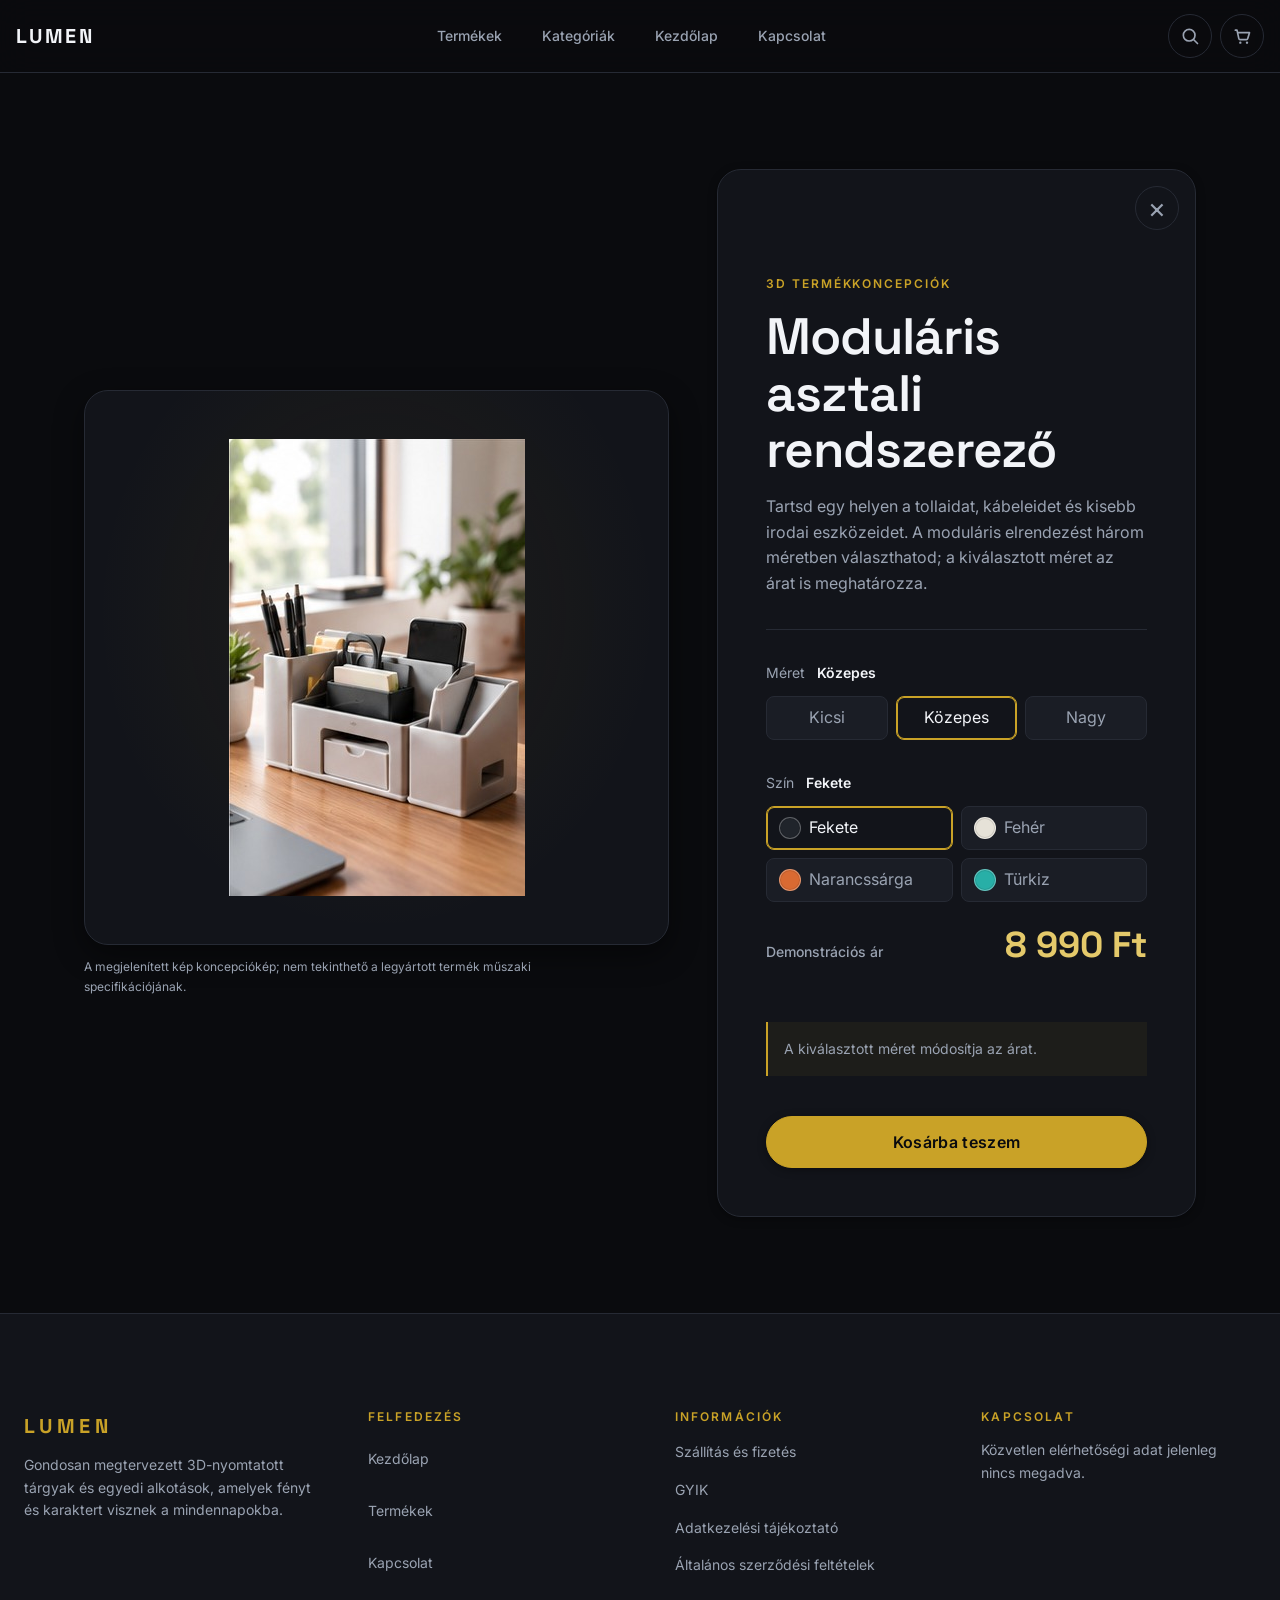
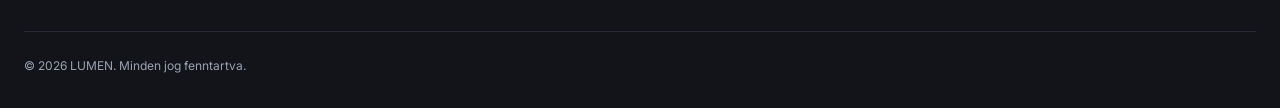
<file: products/modular-desk-organizer.html>
<!DOCTYPE html>
<html lang="hu">

<head>
  <meta charset="UTF-8" />
  <meta name="viewport" content="width=device-width, initial-scale=1.0" />
  <title>Moduláris asztali rendszerező | LUMEN – 3D nyomtatott termékek</title>
  <meta name="description"
    content="Ismerd meg a LUMEN moduláris, 3D-nyomtatott asztali rendszerezőjét. Válassz méretet és színt." />

  <link rel="icon" href="../favicon.ico" type="image/x-icon" />
  <link rel="icon" href="../favicon-16.png" type="image/png" sizes="16x16" />
  <link rel="icon" href="../favicon-32.png" type="image/png" sizes="32x32" />
  <link rel="icon" href="../favicon.png" type="image/png" sizes="512x512" />
  <link rel="apple-touch-icon" href="../apple-touch-icon.png" sizes="180x180" />

  <link rel="preconnect" href="https://fonts.googleapis.com" />
  <link rel="preconnect" href="https://fonts.gstatic.com" crossorigin />
  <link rel="stylesheet"
    href="https://fonts.googleapis.com/css2?family=Space+Grotesk:wght@500;600;700&family=Inter:wght@400;500;600&display=swap" />
  <link rel="stylesheet" href="../css/main.css" />

  <script type="importmap">
    {
      "imports": {
        "three": "https://cdn.jsdelivr.net/npm/three@0.160.0/build/three.module.js",
        "three/addons/": "https://cdn.jsdelivr.net/npm/three@0.160.0/examples/jsm/"
      }
    }
  </script>
</head>

<body>
  <a href="#main" class="visually-hidden">Ugrás a tartalomra</a>

  <header id="site-header" class="site-header" data-header>
    <div class="site-header__inner container">
      <a href="../index.html#hero" class="site-header__logo" aria-label="LUMEN — kezdőlap">
        LUMEN
      </a>

      <button type="button" class="site-header__icon-btn site-header__menu-toggle" data-menu-toggle
        aria-label="Menü megnyitása" aria-expanded="false" aria-controls="site-navigation">
        <svg class="site-header__icon" viewBox="0 0 24 24" aria-hidden="true" focusable="false">
          <path class="site-header__menu-line site-header__menu-line--top" d="M4 7h16" />
          <path class="site-header__menu-line site-header__menu-line--middle" d="M4 12h16" />
          <path class="site-header__menu-line site-header__menu-line--bottom" d="M4 17h16" />
        </svg>
      </button>

      <nav id="site-navigation" class="site-header__nav" aria-label="Főmenü">
        <ul class="site-header__menu">
          <li><a href="../index.html#products" class="site-header__link">Termékek</a></li>
          <li><a href="../index.html#categories" class="site-header__link">Kategóriák</a></li>
          <li><a href="../index.html#hero" class="site-header__link">Kezdőlap</a></li>
          <li><a href="../index.html#site-footer" class="site-header__link">Kapcsolat</a></li>
        </ul>
      </nav>

      <div class="site-header__actions">
        <a class="site-header__icon-btn" href="../index.html#products" aria-label="Termékek keresése">
          <svg class="site-header__icon" viewBox="0 0 24 24" aria-hidden="true" focusable="false">
            <circle cx="11" cy="11" r="7" fill="none" stroke="currentColor" stroke-width="2" />
            <line x1="16.5" y1="16.5" x2="21" y2="21" stroke="currentColor" stroke-width="2"
              stroke-linecap="round" />
          </svg>
        </a>
        <button type="button" class="site-header__icon-btn" data-cart-toggle
          aria-label="Bevásárlókosár megnyitása">
          <svg class="site-header__icon" viewBox="0 0 24 24" aria-hidden="true" focusable="false">
            <path d="M4 5h2l2.2 10.2a1.5 1.5 0 0 0 1.5 1.2h7.6a1.5 1.5 0 0 0 1.5-1.2L21 8H7" fill="none"
              stroke="currentColor" stroke-width="2" stroke-linecap="round" stroke-linejoin="round" />
            <circle cx="10" cy="20" r="1.4" fill="currentColor" />
            <circle cx="18" cy="20" r="1.4" fill="currentColor" />
          </svg>
          <span class="site-header__cart-count" data-cart-count hidden>0</span>
        </button>
      </div>
    </div>
  </header>

  <main id="main">
    <section class="section product-detail" aria-labelledby="product-name">
      <div class="container product-detail__container">
        <div class="product-detail__layout">
          <figure class="product-detail__visual">
            <div class="product-detail__image-frame">
              <img class="product-detail__image" src="../assets/images/products/modular-desk-organizer.jpg"
                alt="Moduláris asztali rendszerező koncepcióképe" fetchpriority="high" />
            </div>
            <figcaption class="product-detail__caption">
              A megjelenített kép koncepciókép; nem tekinthető a legyártott termék műszaki specifikációjának.
            </figcaption>
          </figure>

          <article class="product-detail__info" data-product-id="gift-aurora-lamp">
            <a class="site-header__icon-btn product-detail__back" href="../index.html"
              aria-label="Vissza a főoldalra"><span aria-hidden="true">×</span></a>
            <div class="product-detail__content">
              <p class="product-detail__category">3D termékkoncepciók</p>
              <h1 id="product-name" class="product-detail__title">Moduláris asztali rendszerező</h1>
              <p class="product-detail__description">
                Tartsd egy helyen a tollaidat, kábeleidet és kisebb irodai eszközeidet. A moduláris elrendezést három
                méretben választhatod; a kiválasztott méret az árat is meghatározza.
              </p>
            </div>

            <div class="product-detail__purchase">
              <fieldset class="modal__size-picker" data-size-picker aria-label="Méretválasztás">
                <legend class="modal__size-legend">Méret <span data-size-name>Közepes</span></legend>
                <div class="modal__size-options">
                  <button class="modal__size-option" type="button" data-product-size="small" aria-pressed="false">
                    Kicsi
                  </button>
                  <button class="modal__size-option is-selected" type="button" data-product-size="medium"
                    aria-pressed="true">
                    Közepes
                  </button>
                  <button class="modal__size-option" type="button" data-product-size="large" aria-pressed="false">
                    Nagy
                  </button>
                </div>
              </fieldset>

              <fieldset class="modal__color-picker" data-color-picker aria-label="Színválasztás">
                <legend class="modal__color-legend">Szín <span data-color-name>Fekete</span></legend>
                <div class="modal__color-options">
                  <button class="modal__color-option is-selected" type="button" data-product-color="graphite"
                    aria-pressed="true" aria-label="Fekete" style="--swatch-color: #20242b">
                    <span class="modal__color-swatch" aria-hidden="true"></span>
                    <span>Fekete</span>
                  </button>
                  <button class="modal__color-option" type="button" data-product-color="ivory" aria-pressed="false"
                    aria-label="Fehér" style="--swatch-color: #e6e2d8">
                    <span class="modal__color-swatch" aria-hidden="true"></span>
                    <span>Fehér</span>
                  </button>
                  <button class="modal__color-option" type="button" data-product-color="orange" aria-pressed="false"
                    aria-label="Narancssárga" style="--swatch-color: #d96a32">
                    <span class="modal__color-swatch" aria-hidden="true"></span>
                    <span>Narancssárga</span>
                  </button>
                  <button class="modal__color-option" type="button" data-product-color="turquoise" aria-pressed="false"
                    aria-label="Türkiz" style="--swatch-color: #28afa7">
                    <span class="modal__color-swatch" aria-hidden="true"></span>
                    <span>Türkiz</span>
                  </button>
                </div>
              </fieldset>

              <p class="product-detail__price">
                <span class="product-detail__price-label">Demonstrációs ár</span>
                <data value="8990" data-product-price>8 990 Ft</data>
              </p>
              <p class="custom-order__demo-note">A kiválasztott méret módosítja az árat.</p>
              <div class="product-detail__actions">
                <button class="btn btn--primary btn--lg product-detail__button" type="button" data-add-to-cart
                  aria-label="Kosárba: Moduláris asztali rendszerező">Kosárba teszem</button>
              </div>
            </div>
          </article>
        </div>
      </div>
    </section>
  </main>

  <footer id="site-footer" class="site-footer">
    <div class="site-footer__inner">
      <div class="site-footer__brand">
        <a class="site-footer__logo" href="../index.html#hero" aria-label="LUMEN — kezdőlap">LUMEN</a>
        <p>Gondosan megtervezett 3D-nyomtatott tárgyak és egyedi alkotások, amelyek fényt és karaktert visznek a
          mindennapokba.</p>
      </div>

      <div class="site-footer__cols">
        <nav class="site-footer__col" aria-label="Lábléc navigáció">
          <h2>Felfedezés</h2>
          <ul>
            <li><a href="../index.html#hero">Kezdőlap</a></li>
            <li><a href="../index.html#products">Termékek</a></li>
            <li><a href="../index.html#site-footer">Kapcsolat</a></li>
          </ul>
        </nav>

        <section class="site-footer__col" aria-labelledby="footer-information-title">
          <h2 id="footer-information-title">Információk</h2>
          <ul>
            <li><span>Szállítás és fizetés</span></li>
            <li><span>GYIK</span></li>
            <li><span>Adatkezelési tájékoztató</span></li>
            <li><span>Általános szerződési feltételek</span></li>
          </ul>
        </section>

        <section class="site-footer__col" aria-labelledby="footer-contact-title">
          <h2 id="footer-contact-title">Kapcsolat</h2>
          <p class="site-footer__contact-note">Közvetlen elérhetőségi adat jelenleg nincs megadva.</p>
        </section>
      </div>

      <div class="site-footer__bottom">
        <span>© <time datetime="2026">2026</time> LUMEN. Minden jog fenntartva.</span>
      </div>
    </div>
  </footer>

  <aside id="cart-drawer" class="cart-drawer" aria-label="Bevásárlókosár" hidden></aside>
  <div id="toast" class="toast" role="status" aria-live="polite"></div>

  <script>
    const sizePrices = { small: 6990, medium: 8990, large: 10990 };
    const sizeNames = { small: "Kicsi", medium: "Közepes", large: "Nagy" };
    let selectedSize = "medium";

    const priceElement = document.querySelector("[data-product-price]");
    const sizePicker = document.querySelector("[data-size-picker]");
    const colorPicker = document.querySelector("[data-color-picker]");

    sizePicker.addEventListener("click", (event) => {
      const button = event.target.closest("[data-product-size]");
      if (!button || !sizePicker.contains(button)) return;

      selectedSize = button.dataset.productSize;
      sizePicker.querySelectorAll("[data-product-size]").forEach((option) => {
        const isSelected = option === button;
        option.classList.toggle("is-selected", isSelected);
        option.setAttribute("aria-pressed", String(isSelected));
      });
      sizePicker.querySelector("[data-size-name]").textContent = sizeNames[selectedSize];
      priceElement.value = String(sizePrices[selectedSize]);
      priceElement.textContent = `${new Intl.NumberFormat("hu-HU").format(sizePrices[selectedSize])} Ft`;
    });

    colorPicker.addEventListener("click", (event) => {
      const button = event.target.closest("[data-product-color]");
      if (!button || !colorPicker.contains(button)) return;

      colorPicker.querySelectorAll("[data-product-color]").forEach((option) => {
        const isSelected = option === button;
        option.classList.toggle("is-selected", isSelected);
        option.setAttribute("aria-pressed", String(isSelected));
      });
      colorPicker.querySelector("[data-color-name]").textContent = button.getAttribute("aria-label");
    });
  </script>
  <script type="module" src="../js/main.js"></script>
</body>

</html>
</file>
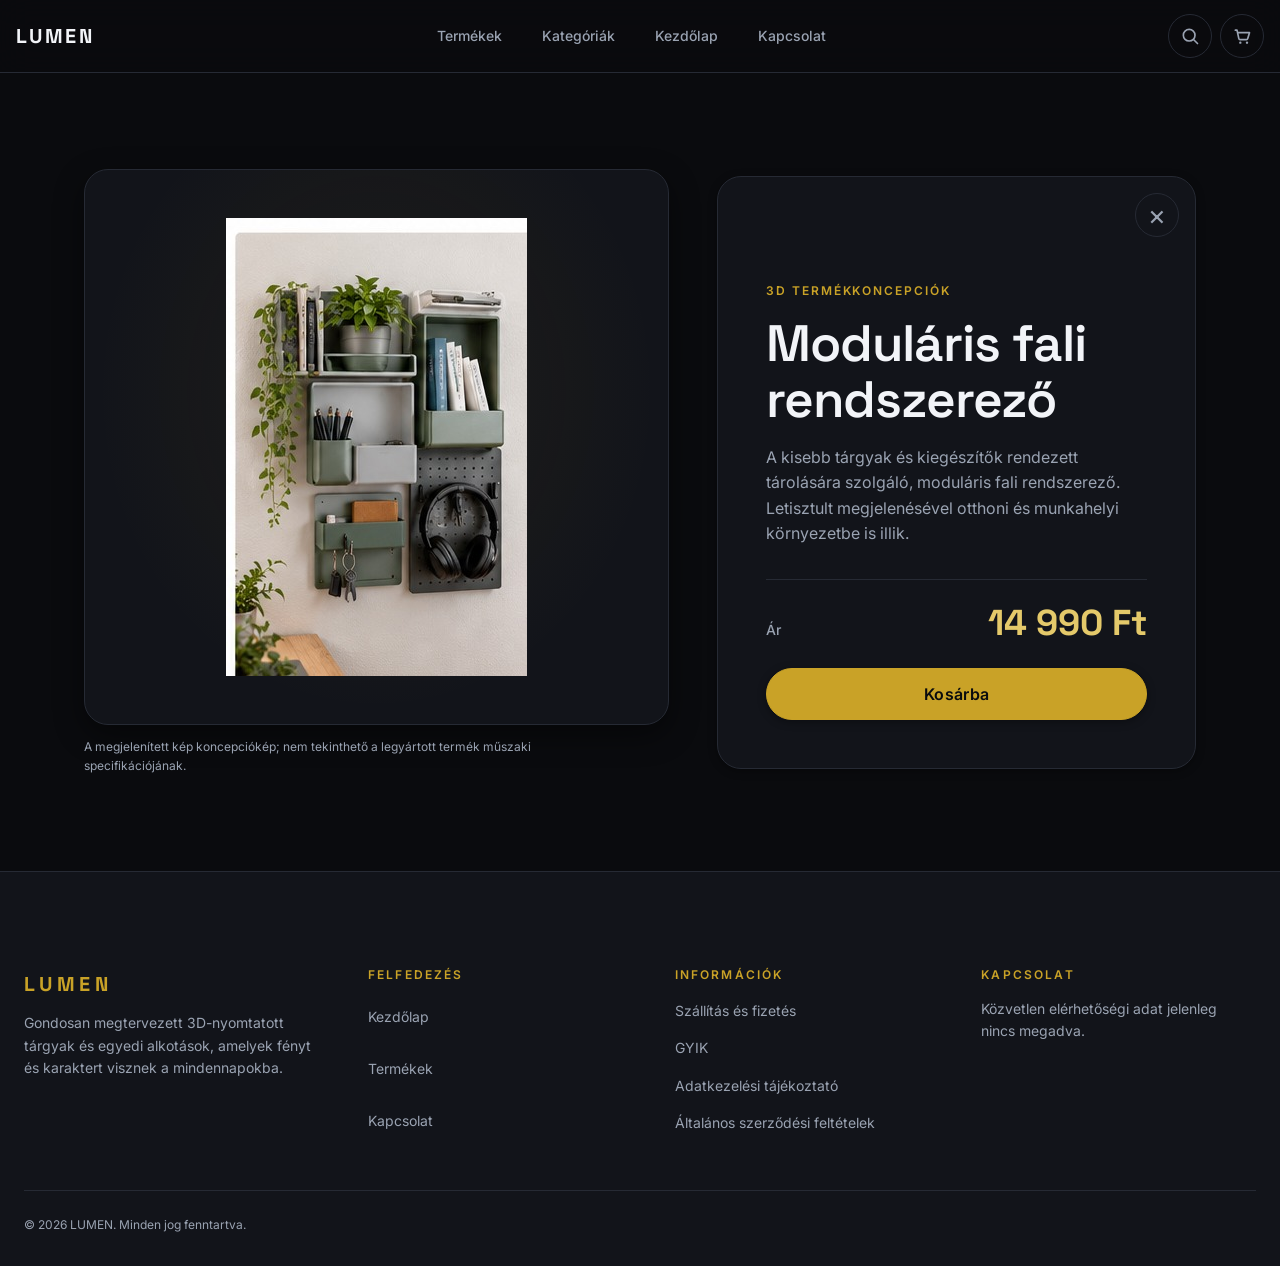
<file: products/modular-wall-organizer.html>
<!DOCTYPE html>
<html lang="hu">

<head>
    <meta charset="UTF-8" />
    <meta name="viewport" content="width=device-width, initial-scale=1.0" />
    <title>Moduláris fali rendszerező | LUMEN – 3D nyomtatott termékek</title>
    <meta name="description"
        content="Ismerd meg a LUMEN moduláris, 3D-nyomtatott fali rendszerezőjét. Koncepciókép és tájékoztató ár: 14 990 Ft." />

    <link rel="icon" href="../favicon.ico" type="image/x-icon" />
    <link rel="icon" href="../favicon-16.png" type="image/png" sizes="16x16" />
    <link rel="icon" href="../favicon-32.png" type="image/png" sizes="32x32" />
    <link rel="icon" href="../favicon.png" type="image/png" sizes="512x512" />
    <link rel="apple-touch-icon" href="../apple-touch-icon.png" sizes="180x180" />

    <link rel="preconnect" href="https://fonts.googleapis.com" />
    <link rel="preconnect" href="https://fonts.gstatic.com" crossorigin />
    <link rel="stylesheet"
        href="https://fonts.googleapis.com/css2?family=Space+Grotesk:wght@500;600;700&family=Inter:wght@400;500;600&display=swap" />
    <link rel="stylesheet" href="../css/main.css" />

    <script type="importmap">
    {
      "imports": {
        "three": "https://cdn.jsdelivr.net/npm/three@0.160.0/build/three.module.js",
        "three/addons/": "https://cdn.jsdelivr.net/npm/three@0.160.0/examples/jsm/"
      }
    }
  </script>
</head>

<body>
    <a href="#main" class="visually-hidden">Ugrás a tartalomra</a>

    <header id="site-header" class="site-header" data-header>
        <div class="site-header__inner container">
            <a href="../index.html#hero" class="site-header__logo" aria-label="LUMEN — kezdőlap">
                LUMEN
            </a>

            <button type="button" class="site-header__icon-btn site-header__menu-toggle" data-menu-toggle
                aria-label="Menü megnyitása" aria-expanded="false" aria-controls="site-navigation">
                <svg class="site-header__icon" viewBox="0 0 24 24" aria-hidden="true" focusable="false">
                    <path class="site-header__menu-line site-header__menu-line--top" d="M4 7h16" />
                    <path class="site-header__menu-line site-header__menu-line--middle" d="M4 12h16" />
                    <path class="site-header__menu-line site-header__menu-line--bottom" d="M4 17h16" />
                </svg>
            </button>

            <nav id="site-navigation" class="site-header__nav" aria-label="Főmenü">
                <ul class="site-header__menu">
                    <li><a href="../index.html#products" class="site-header__link">Termékek</a></li>
                    <li><a href="../index.html#categories" class="site-header__link">Kategóriák</a></li>
                    <li><a href="../index.html#hero" class="site-header__link">Kezdőlap</a></li>
                    <li><a href="../index.html#site-footer" class="site-header__link">Kapcsolat</a></li>
                </ul>
            </nav>

            <div class="site-header__actions">
                <a class="site-header__icon-btn" href="../index.html#products" aria-label="Termékek keresése">
                    <svg class="site-header__icon" viewBox="0 0 24 24" aria-hidden="true" focusable="false">
                        <circle cx="11" cy="11" r="7" fill="none" stroke="currentColor" stroke-width="2" />
                        <line x1="16.5" y1="16.5" x2="21" y2="21" stroke="currentColor" stroke-width="2"
                            stroke-linecap="round" />
                    </svg>
                </a>
                <button type="button" class="site-header__icon-btn" data-cart-toggle
                    aria-label="Bevásárlókosár megnyitása">
                    <svg class="site-header__icon" viewBox="0 0 24 24" aria-hidden="true" focusable="false">
                        <path d="M4 5h2l2.2 10.2a1.5 1.5 0 0 0 1.5 1.2h7.6a1.5 1.5 0 0 0 1.5-1.2L21 8H7" fill="none"
                            stroke="currentColor" stroke-width="2" stroke-linecap="round" stroke-linejoin="round" />
                        <circle cx="10" cy="20" r="1.4" fill="currentColor" />
                        <circle cx="18" cy="20" r="1.4" fill="currentColor" />
                    </svg>
                    <span class="site-header__cart-count" data-cart-count hidden>0</span>
                </button>
            </div>
        </div>
    </header>

    <main id="main">
        <section class="section product-detail" aria-labelledby="product-name">
            <div class="container product-detail__container">
                <div class="product-detail__layout">
                    <figure class="product-detail__visual">
                        <div class="product-detail__image-frame">
                            <img class="product-detail__image"
                                src="../assets/images/products/modular-wall-organizer.jpg"
                                alt="Moduláris fali rendszerező koncepcióképe" fetchpriority="high" />
                        </div>
                        <figcaption class="product-detail__caption">
                            A megjelenített kép koncepciókép; nem tekinthető a legyártott termék műszaki
                            specifikációjának.
                        </figcaption>
                    </figure>

                    <article class="product-detail__info" data-product-id="tech-signal-dock">
                        <a class="site-header__icon-btn product-detail__back" href="../index.html"
                            aria-label="Vissza a főoldalra"><span aria-hidden="true">×</span></a>
                        <div class="product-detail__content">
                            <p class="product-detail__category">3D termékkoncepciók</p>
                            <h1 id="product-name" class="product-detail__title">Moduláris fali rendszerező</h1>
                            <p class="product-detail__description">
                                A kisebb tárgyak és kiegészítők rendezett tárolására szolgáló, moduláris fali
                                rendszerező. Letisztult megjelenésével otthoni és munkahelyi környezetbe is illik.
                            </p>
                        </div>

                        <div class="product-detail__purchase">
                            <p class="product-detail__price">
                                <span class="product-detail__price-label">Ár</span>
                                <data value="14990">14 990 Ft</data>
                            </p>
                            <div class="product-detail__actions">
                                <button class="btn btn--primary btn--lg product-detail__button" type="button"
                                    data-add-to-cart aria-label="Kosárba: Moduláris fali rendszerező">Kosárba</button>
                            </div>
                        </div>
                    </article>
                </div>
            </div>
        </section>
    </main>

    <footer id="site-footer" class="site-footer">
        <div class="site-footer__inner">
            <div class="site-footer__brand">
                <a class="site-footer__logo" href="../index.html#hero" aria-label="LUMEN — kezdőlap">LUMEN</a>
                <p>Gondosan megtervezett 3D-nyomtatott tárgyak és egyedi alkotások, amelyek fényt és karaktert visznek a
                    mindennapokba.</p>
            </div>

            <div class="site-footer__cols">
                <nav class="site-footer__col" aria-label="Lábléc navigáció">
                    <h2>Felfedezés</h2>
                    <ul>
                        <li><a href="../index.html#hero">Kezdőlap</a></li>
                        <li><a href="../index.html#products">Termékek</a></li>
                        <li><a href="../index.html#site-footer">Kapcsolat</a></li>
                    </ul>
                </nav>

                <section class="site-footer__col" aria-labelledby="footer-information-title">
                    <h2 id="footer-information-title">Információk</h2>
                    <ul>
                        <li><span>Szállítás és fizetés</span></li>
                        <li><span>GYIK</span></li>
                        <li><span>Adatkezelési tájékoztató</span></li>
                        <li><span>Általános szerződési feltételek</span></li>
                    </ul>
                </section>

                <section class="site-footer__col" aria-labelledby="footer-contact-title">
                    <h2 id="footer-contact-title">Kapcsolat</h2>
                    <p class="site-footer__contact-note">Közvetlen elérhetőségi adat jelenleg nincs megadva.</p>
                </section>
            </div>

            <div class="site-footer__bottom">
                <span>© <time datetime="2026">2026</time> LUMEN. Minden jog fenntartva.</span>
            </div>
        </div>
    </footer>

    <aside id="cart-drawer" class="cart-drawer" aria-label="Bevásárlókosár" hidden></aside>
    <div id="toast" class="toast" role="status" aria-live="polite"></div>

    <script type="module" src="../js/main.js"></script>
</body>

</html>
</file>
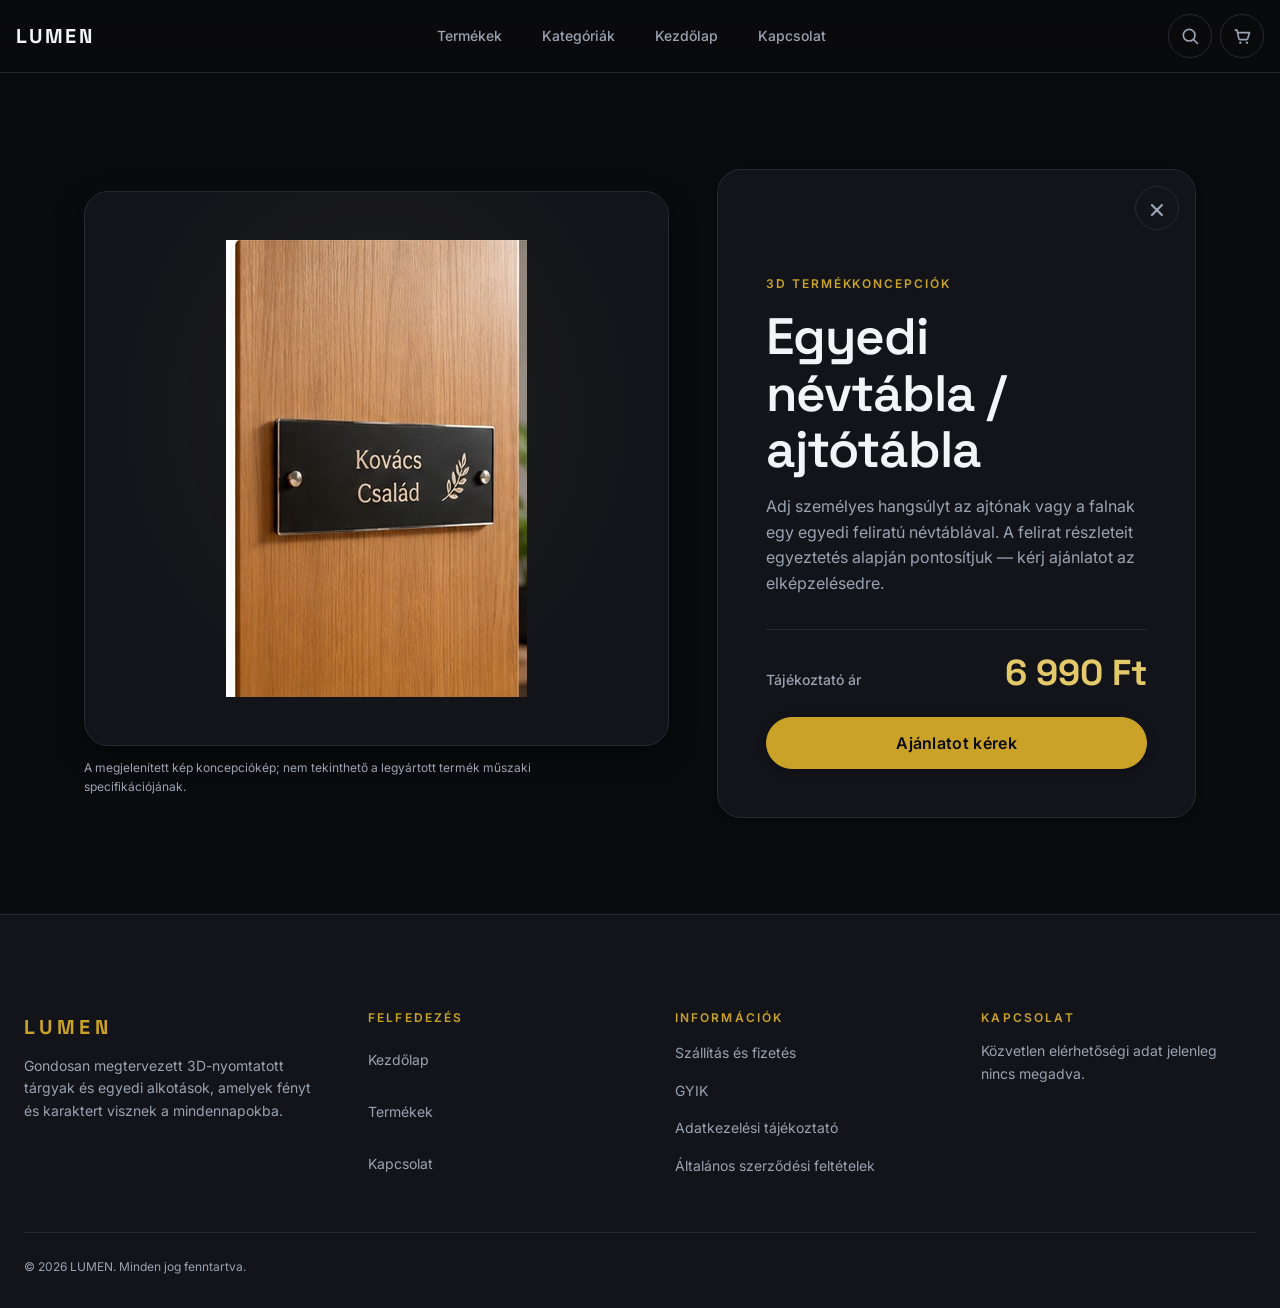
<file: products/personalized-door-nameplate.html>
<!DOCTYPE html>
<html lang="hu">

<head>
    <meta charset="UTF-8" />
    <meta name="viewport" content="width=device-width, initial-scale=1.0" />
    <title>Egyedi névtábla / ajtótábla | LUMEN – 3D nyomtatott termékek</title>
    <meta name="description"
        content="Ismerd meg a LUMEN személyre szabható, 3D-nyomtatott névtábláját ajtóra vagy falra. Koncepciókép, tájékoztató ár: 6 990 Ft." />

    <link rel="icon" href="../favicon.ico" type="image/x-icon" />
    <link rel="icon" href="../favicon-16.png" type="image/png" sizes="16x16" />
    <link rel="icon" href="../favicon-32.png" type="image/png" sizes="32x32" />
    <link rel="icon" href="../favicon.png" type="image/png" sizes="512x512" />
    <link rel="apple-touch-icon" href="../apple-touch-icon.png" sizes="180x180" />

    <link rel="preconnect" href="https://fonts.googleapis.com" />
    <link rel="preconnect" href="https://fonts.gstatic.com" crossorigin />
    <link rel="stylesheet"
        href="https://fonts.googleapis.com/css2?family=Space+Grotesk:wght@500;600;700&family=Inter:wght@400;500;600&display=swap" />
    <link rel="stylesheet" href="../css/main.css" />

    <script type="importmap">
    {
      "imports": {
        "three": "https://cdn.jsdelivr.net/npm/three@0.160.0/build/three.module.js",
        "three/addons/": "https://cdn.jsdelivr.net/npm/three@0.160.0/examples/jsm/"
      }
    }
  </script>
</head>

<body>
    <a href="#main" class="visually-hidden">Ugrás a tartalomra</a>

    <header id="site-header" class="site-header" data-header>
        <div class="site-header__inner container">
            <a href="../index.html#hero" class="site-header__logo" aria-label="LUMEN — kezdőlap">
                LUMEN
            </a>

            <button type="button" class="site-header__icon-btn site-header__menu-toggle" data-menu-toggle
                aria-label="Menü megnyitása" aria-expanded="false" aria-controls="site-navigation">
                <svg class="site-header__icon" viewBox="0 0 24 24" aria-hidden="true" focusable="false">
                    <path class="site-header__menu-line site-header__menu-line--top" d="M4 7h16" />
                    <path class="site-header__menu-line site-header__menu-line--middle" d="M4 12h16" />
                    <path class="site-header__menu-line site-header__menu-line--bottom" d="M4 17h16" />
                </svg>
            </button>

            <nav id="site-navigation" class="site-header__nav" aria-label="Főmenü">
                <ul class="site-header__menu">
                    <li><a href="../index.html#products" class="site-header__link">Termékek</a></li>
                    <li><a href="../index.html#categories" class="site-header__link">Kategóriák</a></li>
                    <li><a href="../index.html#hero" class="site-header__link">Kezdőlap</a></li>
                    <li><a href="../index.html#site-footer" class="site-header__link">Kapcsolat</a></li>
                </ul>
            </nav>

            <div class="site-header__actions">
                <a class="site-header__icon-btn" href="../index.html#products" aria-label="Termékek keresése">
                    <svg class="site-header__icon" viewBox="0 0 24 24" aria-hidden="true" focusable="false">
                        <circle cx="11" cy="11" r="7" fill="none" stroke="currentColor" stroke-width="2" />
                        <line x1="16.5" y1="16.5" x2="21" y2="21" stroke="currentColor" stroke-width="2"
                            stroke-linecap="round" />
                    </svg>
                </a>
                <button type="button" class="site-header__icon-btn" data-cart-toggle
                    aria-label="Bevásárlókosár megnyitása">
                    <svg class="site-header__icon" viewBox="0 0 24 24" aria-hidden="true" focusable="false">
                        <path d="M4 5h2l2.2 10.2a1.5 1.5 0 0 0 1.5 1.2h7.6a1.5 1.5 0 0 0 1.5-1.2L21 8H7" fill="none"
                            stroke="currentColor" stroke-width="2" stroke-linecap="round" stroke-linejoin="round" />
                        <circle cx="10" cy="20" r="1.4" fill="currentColor" />
                        <circle cx="18" cy="20" r="1.4" fill="currentColor" />
                    </svg>
                    <span class="site-header__cart-count" data-cart-count hidden>0</span>
                </button>
            </div>
        </div>
    </header>

    <main id="main">
        <section class="section product-detail" aria-labelledby="product-name">
            <div class="container product-detail__container">
                <div class="product-detail__layout">
                    <figure class="product-detail__visual">
                        <div class="product-detail__image-frame">
                            <img class="product-detail__image"
                                src="../assets/images/products/personalized-door-nameplate.jpg"
                                alt="Egyedi névtábla és ajtótábla koncepcióképe" fetchpriority="high" />
                        </div>
                        <figcaption class="product-detail__caption">
                            A megjelenített kép koncepciókép; nem tekinthető a legyártott termék műszaki
                            specifikációjának.
                        </figcaption>
                    </figure>

                    <article class="product-detail__info" data-product-id="gift-ceramic-vase">
                        <a class="site-header__icon-btn product-detail__back" href="../index.html"
                            aria-label="Vissza a főoldalra"><span aria-hidden="true">×</span></a>
                        <div class="product-detail__content">
                            <p class="product-detail__category">3D termékkoncepciók</p>
                            <h1 id="product-name" class="product-detail__title">Egyedi névtábla / ajtótábla</h1>
                            <p class="product-detail__description">
                                Adj személyes hangsúlyt az ajtónak vagy a falnak egy egyedi feliratú névtáblával. A
                                felirat részleteit egyeztetés alapján pontosítjuk — kérj ajánlatot az elképzelésedre.
                            </p>
                        </div>

                        <div class="product-detail__purchase">
                            <p class="product-detail__price">
                                <span class="product-detail__price-label">Tájékoztató ár</span>
                                <data value="6990">6 990 Ft</data>
                            </p>
                            <div class="product-detail__actions">
                                <a class="btn btn--primary btn--lg product-detail__button"
                                    href="../index.html?quoteProduct=gift-ceramic-vase#custom-order">Ajánlatot kérek</a>
                            </div>
                        </div>
                    </article>
                </div>
            </div>
        </section>
    </main>

    <footer id="site-footer" class="site-footer">
        <div class="site-footer__inner">
            <div class="site-footer__brand">
                <a class="site-footer__logo" href="../index.html#hero" aria-label="LUMEN — kezdőlap">LUMEN</a>
                <p>Gondosan megtervezett 3D-nyomtatott tárgyak és egyedi alkotások, amelyek fényt és karaktert visznek a
                    mindennapokba.</p>
            </div>

            <div class="site-footer__cols">
                <nav class="site-footer__col" aria-label="Lábléc navigáció">
                    <h2>Felfedezés</h2>
                    <ul>
                        <li><a href="../index.html#hero">Kezdőlap</a></li>
                        <li><a href="../index.html#products">Termékek</a></li>
                        <li><a href="../index.html#site-footer">Kapcsolat</a></li>
                    </ul>
                </nav>

                <section class="site-footer__col" aria-labelledby="footer-information-title">
                    <h2 id="footer-information-title">Információk</h2>
                    <ul>
                        <li><span>Szállítás és fizetés</span></li>
                        <li><span>GYIK</span></li>
                        <li><span>Adatkezelési tájékoztató</span></li>
                        <li><span>Általános szerződési feltételek</span></li>
                    </ul>
                </section>

                <section class="site-footer__col" aria-labelledby="footer-contact-title">
                    <h2 id="footer-contact-title">Kapcsolat</h2>
                    <p class="site-footer__contact-note">Közvetlen elérhetőségi adat jelenleg nincs megadva.</p>
                </section>
            </div>

            <div class="site-footer__bottom">
                <span>© <time datetime="2026">2026</time> LUMEN. Minden jog fenntartva.</span>
            </div>
        </div>
    </footer>

    <aside id="cart-drawer" class="cart-drawer" aria-label="Bevásárlókosár" hidden></aside>
    <div id="toast" class="toast" role="status" aria-live="polite"></div>

    <script type="module" src="../js/main.js"></script>
</body>

</html>
</file>
<file: css/main.css>
/* ==========================================================================
   main.css — A STÍLUSLAPOK BELÉPÉSI PONTJA
   --------------------------------------------------------------------------
   Az index.html CSAK erre az egy fájlra hivatkozik. Ez a fájl aztán
   @import-tal behúzza az összes többit, logikus sorrendben.

   Miért jó ez? Mert a stílus kisebb, átlátható fájlokra van bontva
   (base / layout / components / sections / responsive), mégis egyetlen
   belépési pontot használunk. Így a projekt könnyen bővíthető: új
   komponensnél csak egy új fájlt és egy @import sort adunk hozzá.

   SORREND SZÁMÍT! A böngésző fentről lefelé olvassa:
     1. tokenek (--változók)  -> mindenki ezt használja
     2. reset                 -> nullázás
     3. base / tipográfia     -> alap stílusok
     4. layout                -> nagy szerkezet (fejléc, footer, rács)
     5. components            -> újrahasználható elemek (gomb, kártya...)
     6. sections              -> oldal-specifikus szekciók
     7. responsive            -> felülíró mobilos finomhangolás (legvégén!)
   ========================================================================== */

/* --- 1. Alap: tokenek, reset, tipográfia --------------------------------- */
@import url("base/_variables.css");
@import url("base/_reset.css");
@import url("base/_typography.css");

/* --- 2. Layout: a nagy szerkezeti elemek --------------------------------- */
@import url("layout/_header.css");
@import url("layout/_footer.css");
@import url("layout/_grid.css");

/* --- 3. Komponensek: újrahasználható építőelemek ------------------------- */
@import url("components/_buttons.css");
@import url("components/_product-card.css");
@import url("components/_cart.css");
@import url("components/_filters.css");
@import url("components/_modal.css");

/* --- 4. Szekciók: oldal-specifikus blokkok ------------------------------ */
@import url("sections/_hero.css");
@import url("sections/_categories.css");
@import url("sections/_custom-order.css");
@import url("sections/_product-detail.css");

/* --- 5. Reszponzív: MINDIG legvégén, hogy felülírhassa a többit ---------- */
@import url("responsive/_breakpoints.css");
</file>
